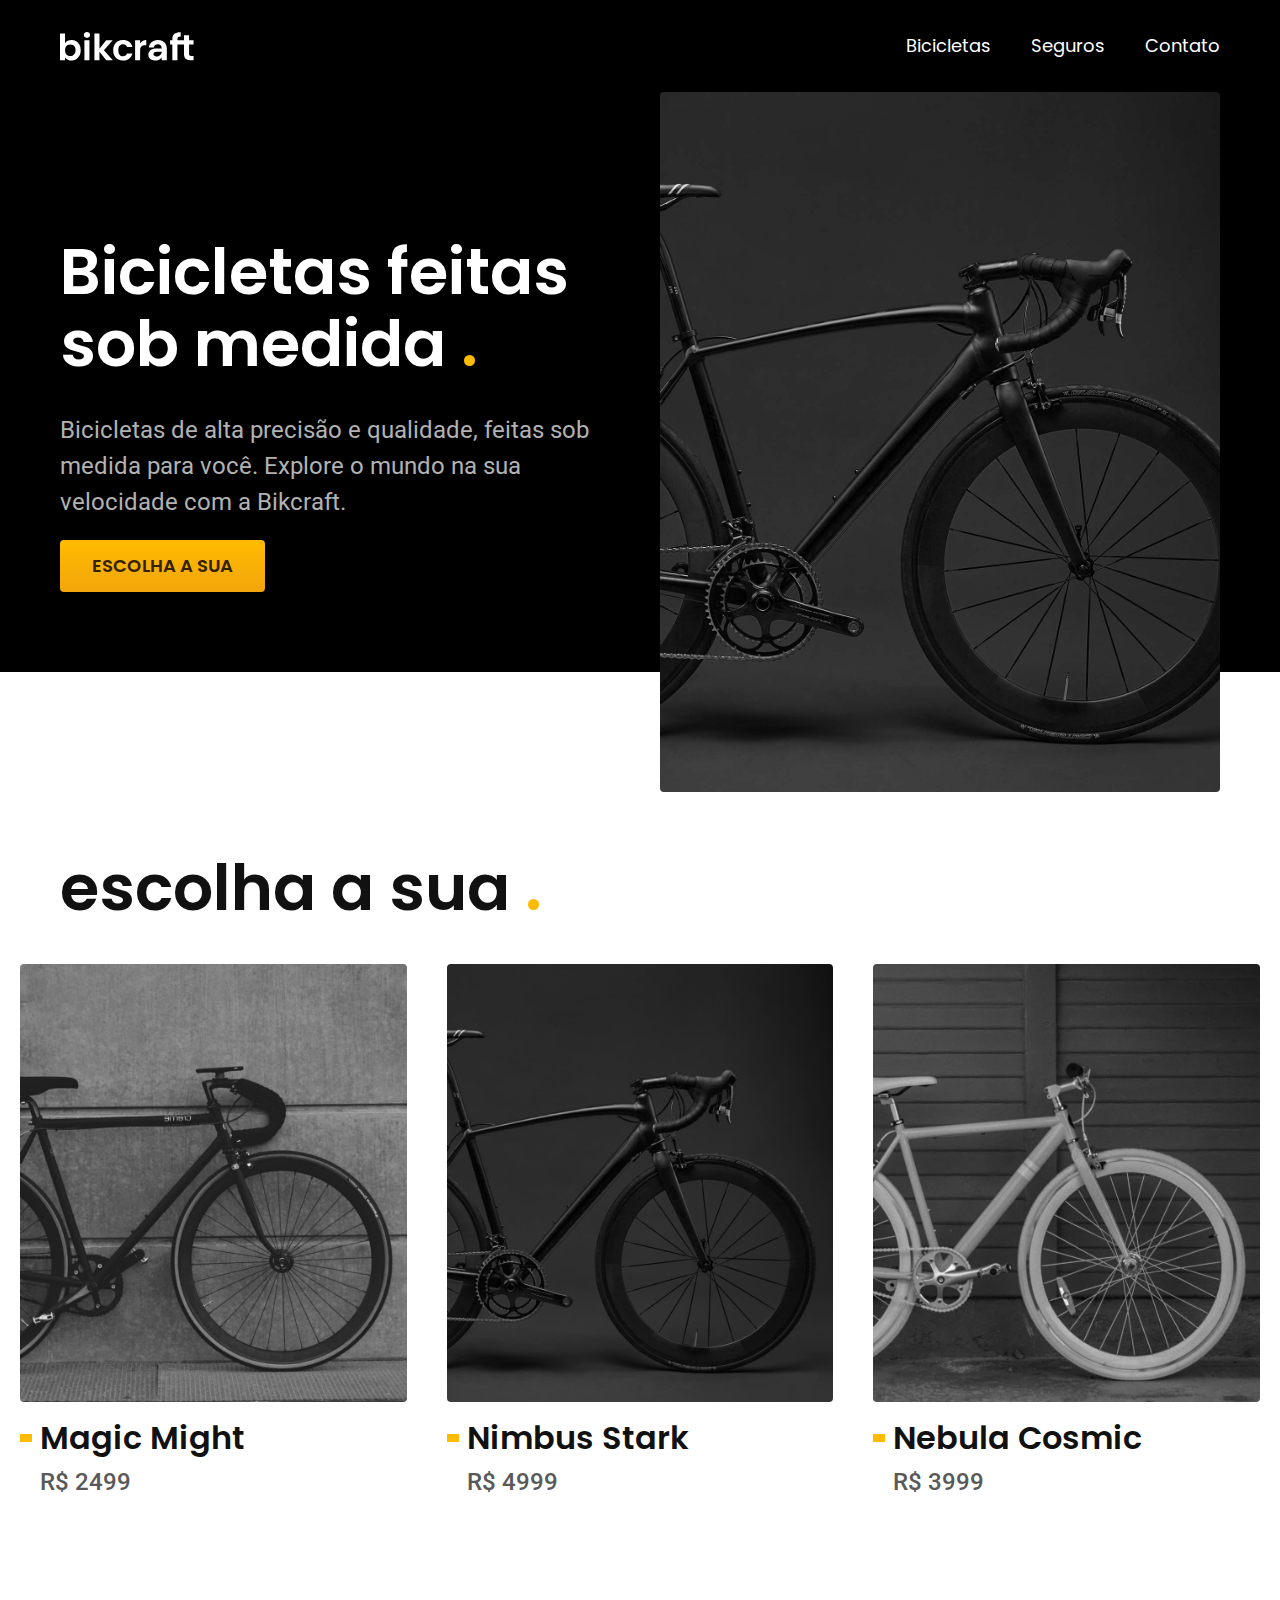
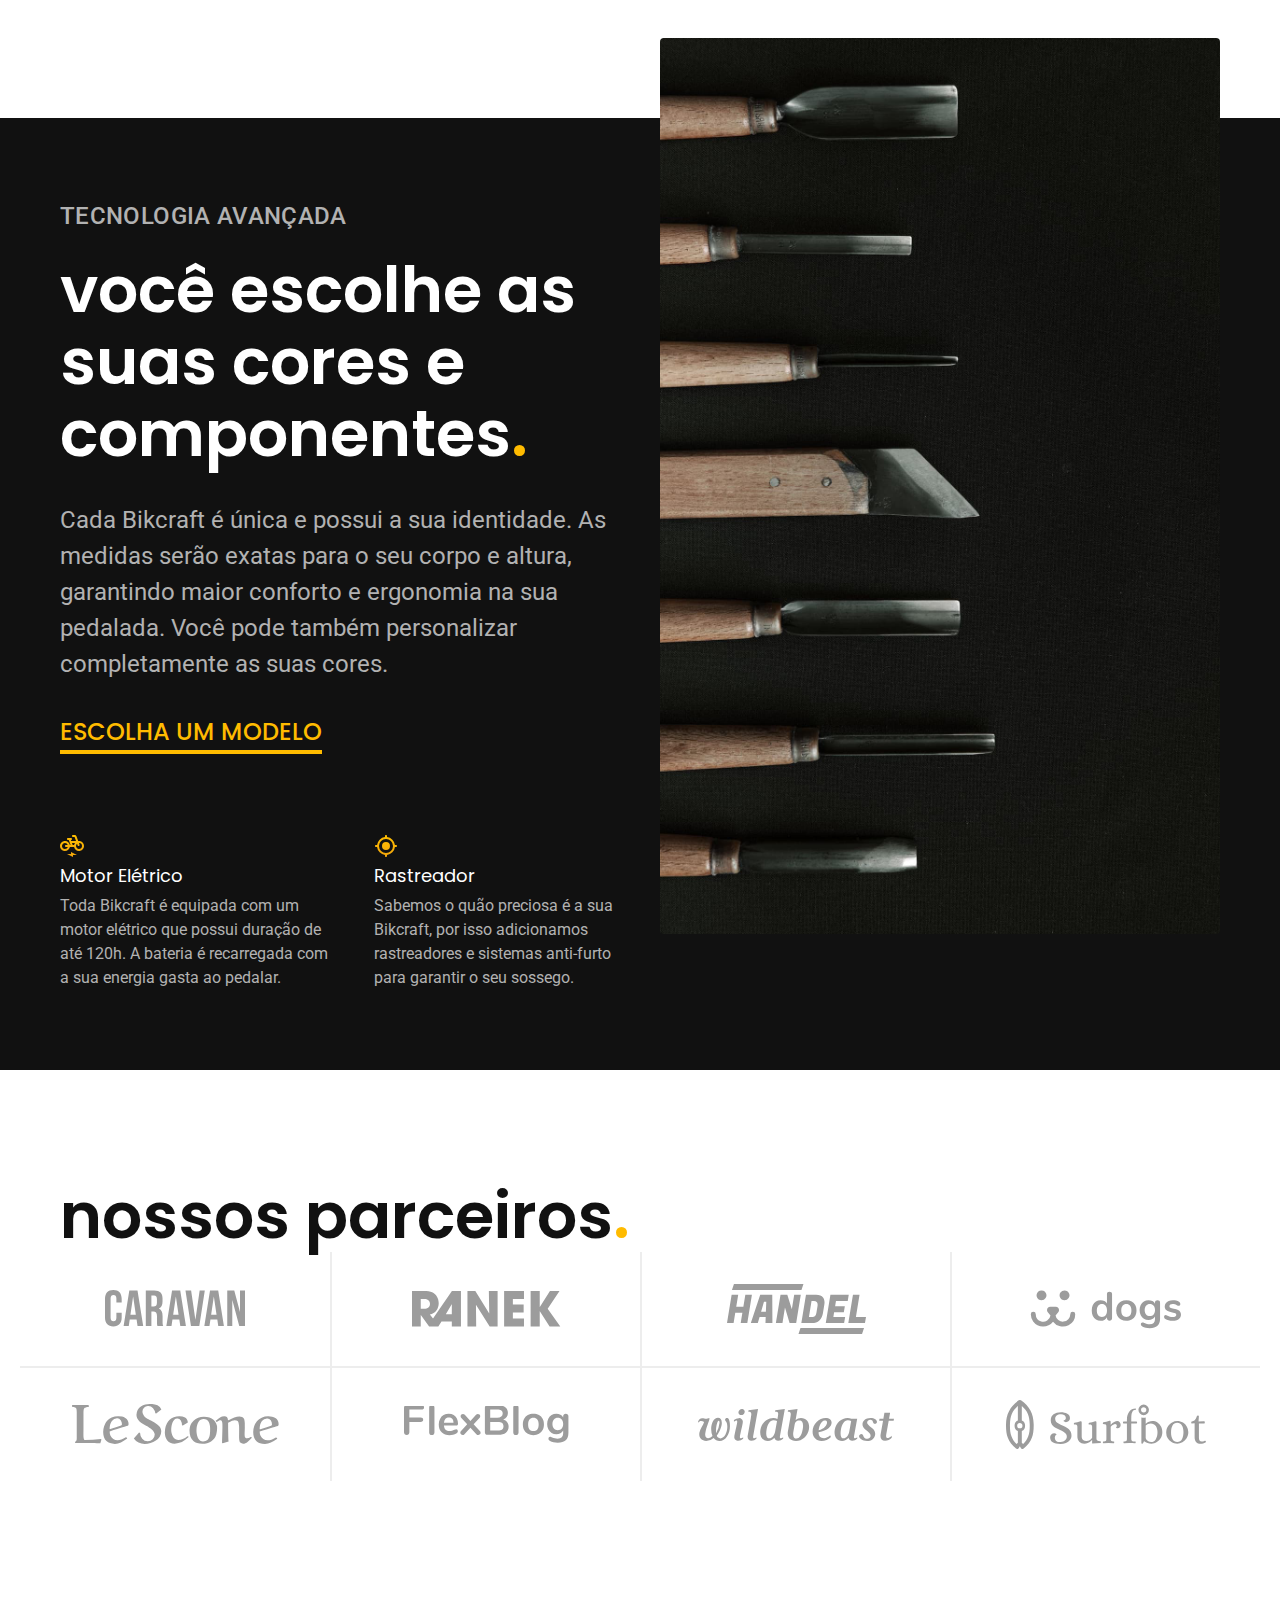
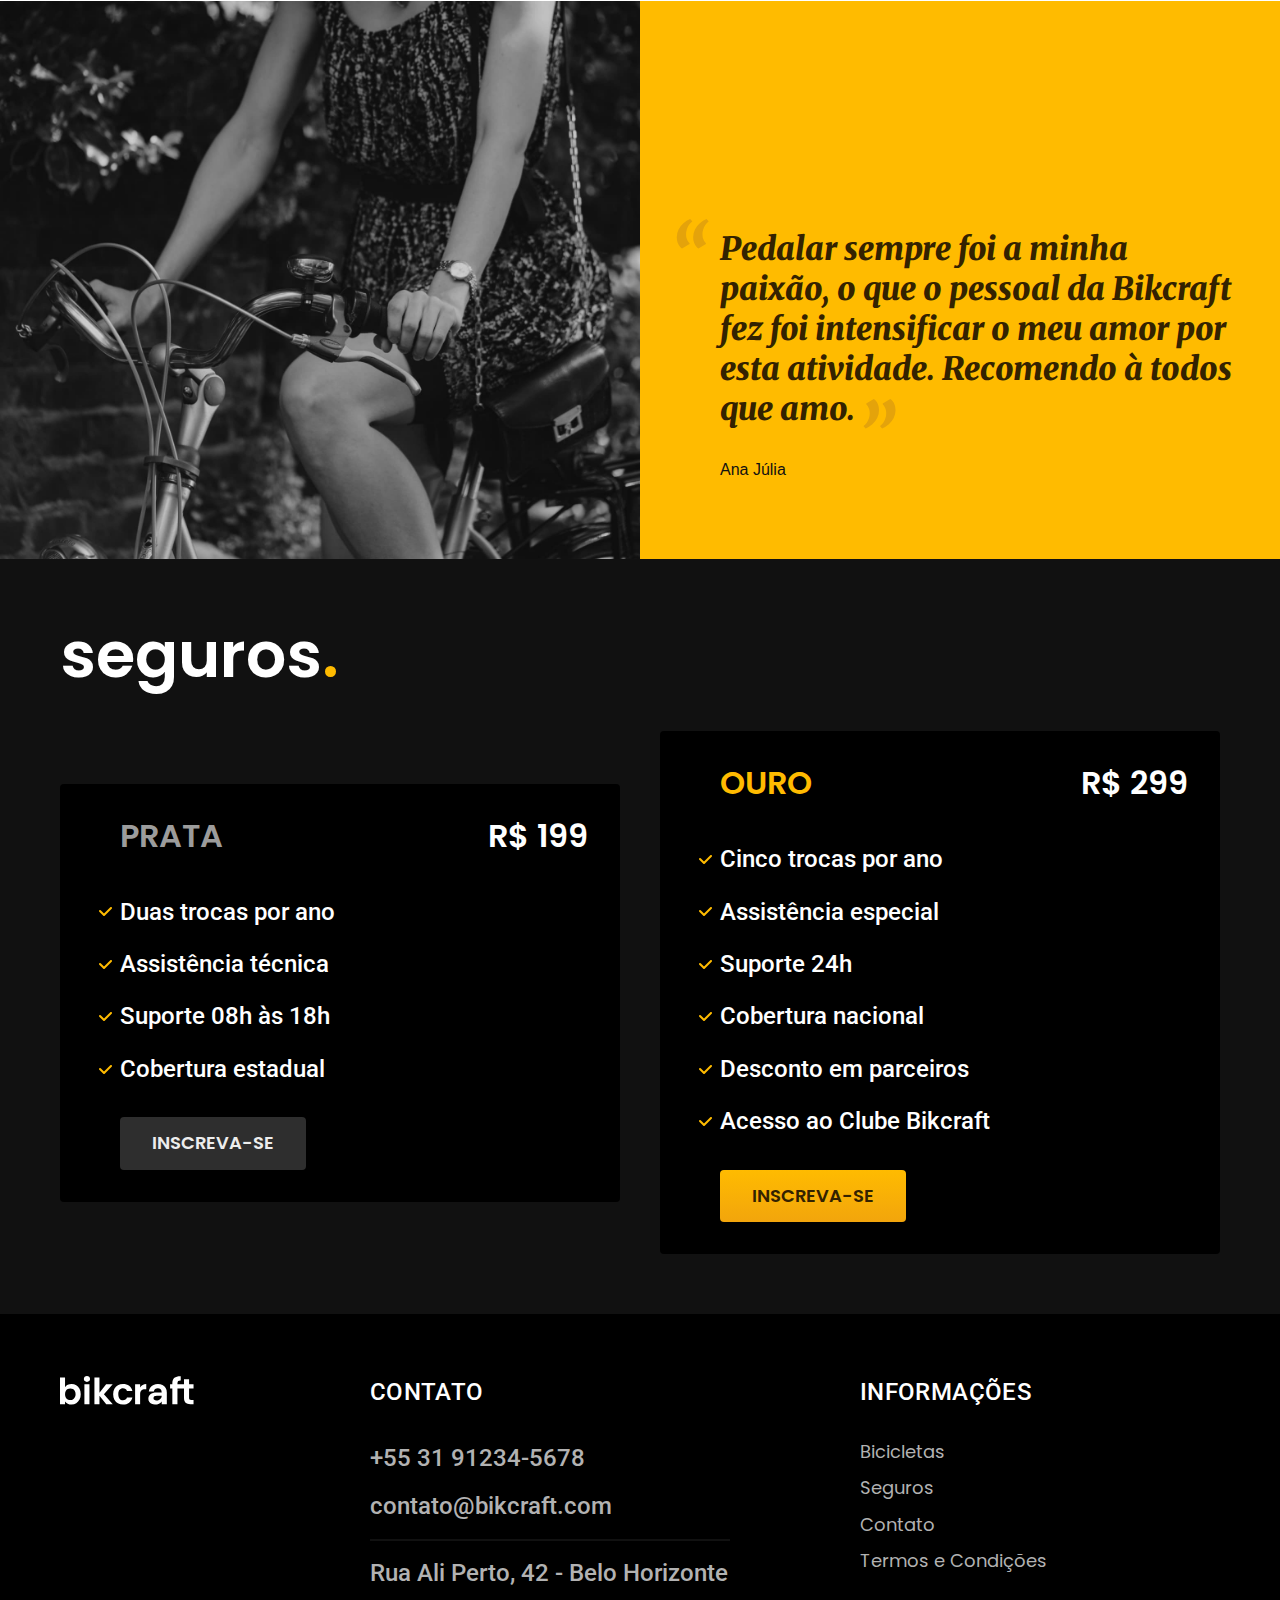
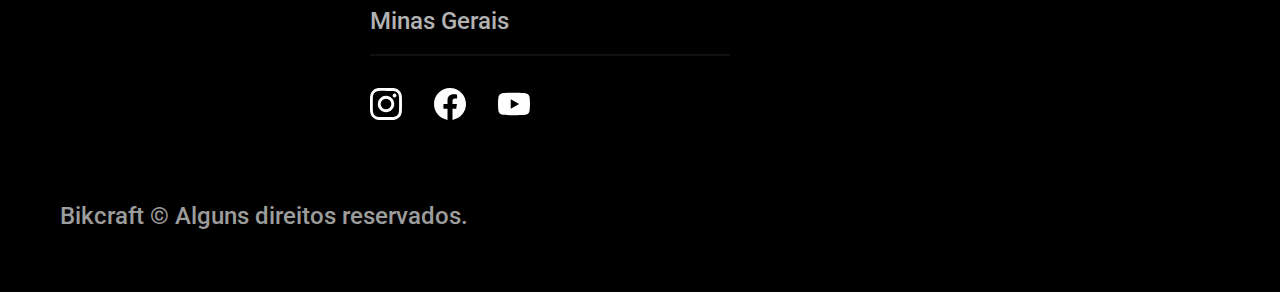
<file: index.html>
<!DOCTYPE html>
<html lang="pt-br">

<head>
  <meta charset="UTF-8">
  <meta http-equiv="X-UA-Compatible" content="IE=edge">
  <meta name="viewport" content="width=device-width, initial-scale=1.0">
  <title>Bikcraft - Bicicletas Elétricas</title>
  <meta name="description" content="Bicicletas elétricas de alta precisão e qualidade, feitas sob medida para você. Explore o mundo na sua velocidade com a Bikcraft.">

  <link rel="preload" href="./css/style.css" as="style">
  <link rel="stylesheet" href="./css/style.css">

  <link rel="preconnect" href="https://fonts.googleapis.com">
  <link rel="preconnect" href="https://fonts.gstatic.com" crossorigin>
  <link href="https://fonts.googleapis.com/css2?family=Merriweather:ital,wght@1,900&family=Poppins:wght@400;600&family=Roboto:wght@400;500&display=swap" rel="stylesheet">

</head>

<body>
  <header class="header-bg">
    <div class="header container">
      <a href="./">
        <img src="./svg-patrocinio/bikcraft.svg" width="136" height="32" alt="bikcraft">
      </a>

      <nav aria-label="primaria">
        <ul class="header-menu font-1-m cor-0">
          <li><a href="./bicicletas.html">Bicicletas</a></li>
          <li><a href="./seguros.html">Seguros</a></li>
          <li><a href="./contato.html">Contato</a></li>
        </ul>
      </nav>
    </div>
  </header>

  <main class="introducao-bg">
    <div class="introducao container">
      <div class="introducao-conteudo">
        <h1 class="font-1-xxl cor-0">Bicicletas feitas sob medida <span class="cor-p1">.</span></h1>
        <p class="font-2-l cor-5">Bicicletas de alta precisão e qualidade, feitas sob medida para você. Explore o mundo na sua velocidade com a Bikcraft.</p>
        <a class="botao" href="./bicicletas.html">Escolha a sua</a>
      </div>
      <picture>
        <source media="(max-width: 800px)" srcset="./img-bicicletas/nimbus.jpg">
        <img src="./img-intro/introducao.jpg" width="1280" height="1600" alt="Bicicleta elétrica preta">
      </picture>
    </div>
  </main>

  <article class="bicicletas-lista">
    <h2 class="container font-1-xxl">escolha a sua <span class="cor-p1">.</span></h2>

    <ul>
      <li>
        <a href="./bicicletas/magic.html">
          <img src="./img-bicicletas/img-bicicletas-home/magic-home.jpg" width="920" height="1040" alt="Bicicleta preta">
          <h3 class="font-1-xl">Magic Might</h3>
          <span class="font-2-m cor-8">R$ 2499</span>
        </a>
      </li>

      <li>
        <a href="./bicicletas/nimbus.html">
          <img src="./img-bicicletas/img-bicicletas-home/nimbus-home.jpg" width="920" height="1040" alt="Bicicleta preta">
          <h3 class="font-1-xl">Nimbus Stark</h3>
          <span class="font-2-m cor-8">R$ 4999</span>
        </a>
      </li>

      <li>
        <a href="./bicicletas/nebula.html">
          <img src="./img-bicicletas/img-bicicletas-home/nebula-home.jpg" width="920" height="1040" alt="Bicicleta preta">
          <h3 class="font-1-xl">Nebula Cosmic</h3>
          <span class="font-2-m cor-8">R$ 3999</span>
        </a>
      </li>
    </ul>
  </article>

  <article class="tecnologia-bg">
    <div class="tecnologia container">
      <div class="tecnologia-conteudo">
        <span class="font-2-l-b cor-5">Tecnologia Avançada</span>
        <h2 class="font-1-xxl cor-0">você escolhe as suas cores e componentes<span class="cor-p1">.</span></h2>
        <p class="font-2-l cor-5">Cada Bikcraft é única e possui a sua identidade. As medidas serão exatas para o seu corpo e altura, garantindo maior conforto e ergonomia na sua pedalada. Você pode também personalizar completamente as suas cores.</p>
        <a class="link" href="./bicicletas.html">Escolha um modelo</a>

        <div class="tecnologia-vantagns">
          <div>
            <img src="./svg-icone-vantagens/eletrica.svg" width="24" height="24" alt="">
            <h3 class="font-1-m cor-0">Motor Elétrico</h3>
            <p class="font-2-s cor-5">Toda Bikcraft é equipada com um motor elétrico que possui duração de até 120h. A bateria é recarregada com a sua energia gasta ao pedalar.</p>
          </div>
          <div>
            <img src="./svg-icone-vantagens/rastreador.svg" width="24" height="24" alt="">
            <h3 class="font-1-m cor-0">Rastreador</h3>
            <p class="font-2-s cor-5">Sabemos o quão preciosa é a sua Bikcraft, por isso adicionamos rastreadores e sistemas anti-furto para garantir o seu sossego.</p>
          </div>
        </div>
      </div>

      <div class="tecnologia-imagem">
        <img src="./img-intro/tecnologia.jpg" width="1200" height="1920" alt="">
      </div>
    </div>
  </article>

  <section class="parceiros" aria-label="nossos parceiros">
    <h2 class="container font-1-xxl">nossos parceiros<span class="cor-p1">.</span></h2>
    <ul>
      <li><img src="./svg-patrocinio/caravan.svg" width="140" height="38" alt="caravan"></li>
      <li><img src="./svg-patrocinio/ranek.svg" width="149" height="36" alt="ranek"></li>
      <li><img src="./svg-patrocinio/handel.svg" width="139" height="50" alt="handel"></li>
      <li><img src="./svg-patrocinio/dogs.svg" width="152" height="39" alt="dogs"></li>
      <li><img src="./svg-patrocinio/lescone.svg" width="208" height="41" alt="lescone"></li>
      <li><img src="./svg-patrocinio/flexblog.svg" width="165" height="38" alt="flexblog"></li>
      <li><img src="./svg-patrocinio/wildbeast.svg" width="196" height="34" alt="wildbeast"></li>
      <li><img src="./svg-patrocinio/surfbot.svg" width="200" height="49" alt="surfbot"></li>
    </ul>
  </section>

  <section class="depoimento" aria-label="depoimento">
    <div>
      <img src="./img-intro/depoimento.jpg" width="1560" height="1360" alt="pesso pedalando uma bicicleta bikcraft">
    </div>

    <div class="depoimento-conteudo">
      <blockquote class="font-1-xl cor-p5">
        <p>Pedalar sempre foi a minha paixão, o que o pessoal da Bikcraft fez foi intensificar o meu amor por esta atividade. Recomendo à todos que amo.</p>
      </blockquote>
      <span font-1-m-b cor-p4>Ana Júlia</span>
    </div>
  </section>

  <article class="seguros-bg">
    <div class="seguros container">
      <h2 class="font-1-xxl cor-0">seguros<span class="cor-p1">.</span></h2>
      <div class="seguros-item">
        <h3 class="font-1-xl cor-6">PRATA</h3>
        <span class="font-1-xl cor-0">R$ 199 <span class=" font-1-xs cor-6>mensal"></span></span>
        <ul class="font-2-m cor-0">
          <li>Duas trocas por ano</li>
          <li>Assistência técnica</li>
          <li>Suporte 08h às 18h</li>
          <li>Cobertura estadual</li>
        </ul>
        <a class="botao secundario" href="./orcamento.html">Inscreva-se</a>
      </div>

      <div class="seguros-item">
        <h3 class="font-1-xl cor-p1">OURO</h3>
        <span class="font-1-xl cor-0">R$ 299 <span class=" font-1-xs cor-6>mensal"></span></span>
        <ul class="font-2-m cor-0">
          <li>Cinco trocas por ano</li>
          <li>Assistência especial</li>
          <li>Suporte 24h</li>
          <li>Cobertura nacional</li>
          <li>Desconto em parceiros</li>
          <li>Acesso ao Clube Bikcraft</li>
        </ul>
        <a class="botao" href="./orcamento.html">Inscreva-se</a>
      </div>
    </div>
  </article>

  <footer class="footer-bg">
    <div class="footer container">
      <img src="./svg-patrocinio/bikcraft.svg" width="136" height="32" alt="Bikcraft">
      <div class="footer-contato">
        <h3 class="font-2-l-b cor-0">Contato </h3>
        <ul class="cor-5 font-2-m">
          <li><a href="tell:+5531912345678">+55 31 91234-5678</a></li>
          <li><a href="mailto:contato@bikcraft.com">contato@bikcraft.com</a></li>
          <li>Rua Ali Perto, 42 - Belo Horizonte</li>
          <li>Minas Gerais</li>
        </ul>
        <div class="footer-redes">
          <a href="./">
            <img src="./svg-icone-info/instagram.svg" width="32" height="32" alt="Instagram">
          </a>
          <a href=" ./">
            <img src="./svg-icone-info/facebook.svg" width="32" height="32" alt="Facebook">
          </a>
          <a href=" ./">
            <img src="./svg-icone-info/youtube.svg" width="32" height="32" alt="YouTube">
          </a>
        </div>
      </div>
      <div class="footer-informacoes">
        <h3 class="font-2-l-b cor-0">Informações</h3>
        <nav>
          <ul class="font-1-m cor-5">
            <li><a href="./bicicletas.html">Bicicletas</a></li>
            <li><a href="./seguros.html">Seguros</a></li>
            <li><a href="./contato.html">Contato</a></li>
            <li><a href="./termos.html">Termos e Condições</a></li>
          </ul>
        </nav>
      </div>
      <p class="footer-copy font-2-m cor-6">Bikcraft © Alguns direitos reservados.</p>
    </div>
  </footer>

</body>

</html>
</file>
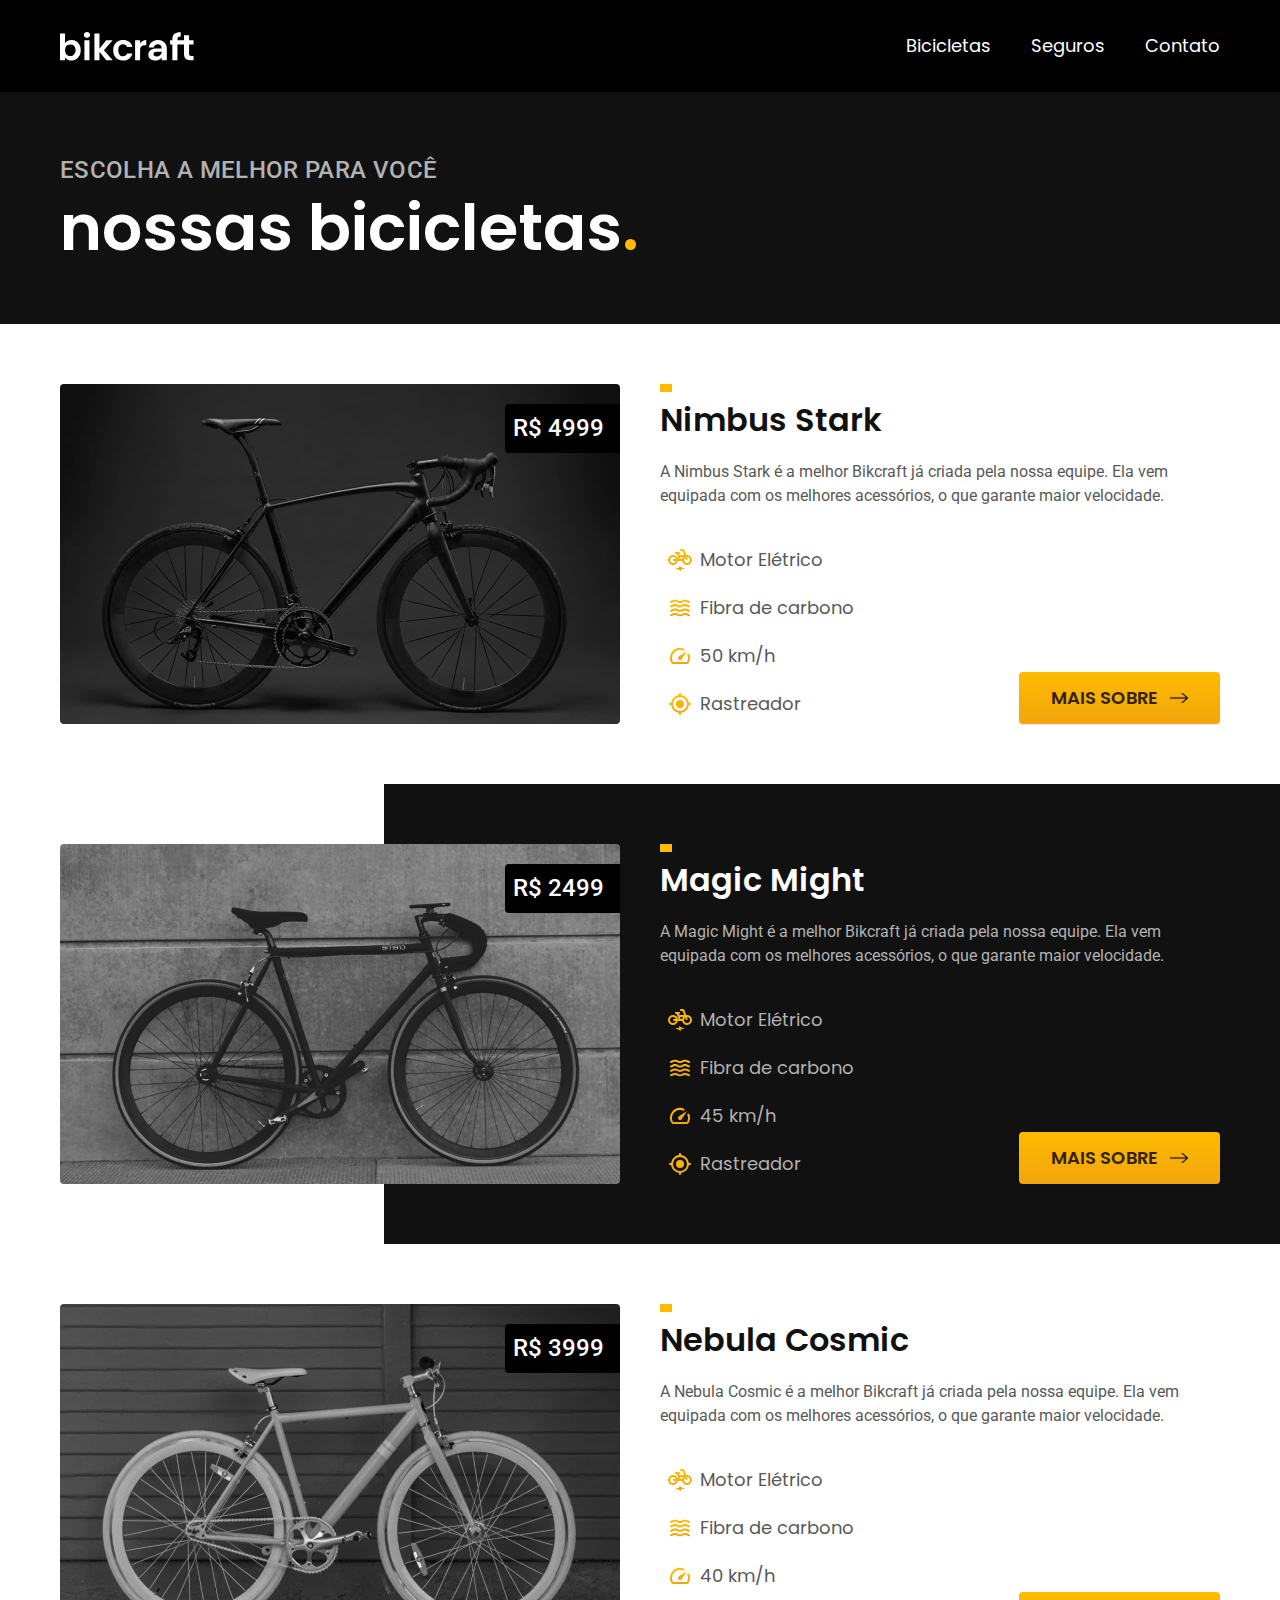
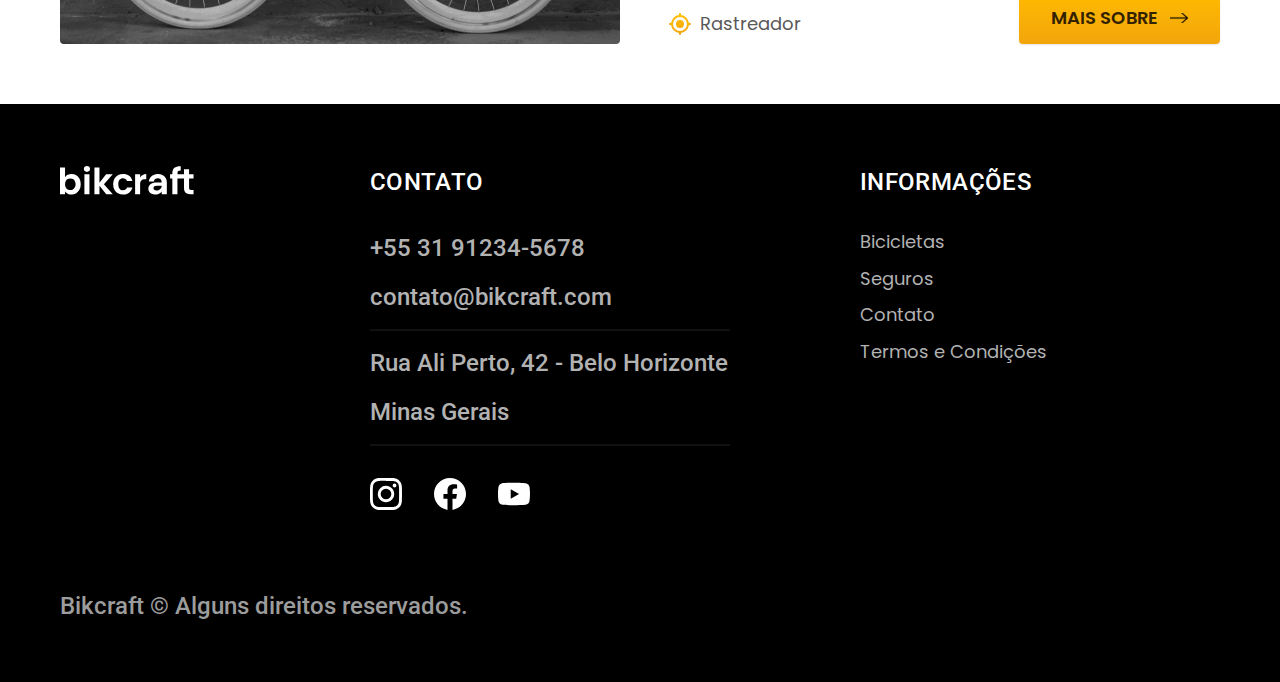
<file: bicicletas.html>
<!DOCTYPE html>
<html lang="pt-br">

<head>
  <meta charset="UTF-8">
  <meta http-equiv="X-UA-Compatible" content="IE=edge">
  <meta name="viewport" content="width=device-width, initial-scale=1.0">
  <title>Bicicletas | Bikcraft</title>
  <meta name="description" content="Bicicletas.">

  <link rel="preload" href="./css/style.css" as="style">
  <link rel="stylesheet" href="./css/style.css">

  <link rel="preconnect" href="https://fonts.googleapis.com">
  <link rel="preconnect" href="https://fonts.gstatic.com" crossorigin>
  <link href="https://fonts.googleapis.com/css2?family=Merriweather:ital,wght@1,900&family=Poppins:wght@400;600&family=Roboto:wght@400;500&display=swap" rel="stylesheet">

</head>

<body id="bicicletas">
  <header class="header-bg">
    <div class="header container">
      <a href="./">
        <img src="./svg-patrocinio/bikcraft.svg" width="136" height="32" alt="bikcraft">
      </a>

      <nav aria-label="primaria">
        <ul class="header-menu font-1-m cor-0">
          <li><a href="./bicicletas.html">Bicicletas</a></li>
          <li><a href="./seguros.html">Seguros</a></li>
          <li><a href="./contato.html">Contato</a></li>
        </ul>
      </nav>
    </div>
  </header>

  <main>
    <div class="titulo-bg">
      <div class="titulo container">
        <p class="font-2-l-b cor-5">Escolha a melhor para você</p>
        <h1 class="font-1-xxl cor-0">nossas bicicletas<span class="cor-p1">.</span></h1>
      </div>
    </div>


    <div class="bicicletas container">
      <div class="bicicletas-imagem">
        <img src="./img-bicicletas/nimbus.jpg" width="1120" height="680" alt="Bicicleta preta">
        <span class="font-2-m cor-0">R$ 4999</span>
      </div>
      <div class="bicicletas-conteudo">
        <h2 class="font-1-xl">Nimbus Stark</h2>
        <p class="font-2-s cor-8">A Nimbus Stark é a melhor Bikcraft já criada pela nossa equipe. Ela vem equipada com os melhores acessórios, o que garante maior velocidade.</p>
        <ul class="font-1-m cor-8">
          <li><img src="./svg-icone-vantagens/eletrica.svg" width="24" height="24" alt="">Motor Elétrico</li>

          <li><img src="./svg-icone-vantagens/carbono.svg" width="24" height="24" alt="">Fibra de carbono</li>

          <li><img src="./svg-icone-vantagens/velocidade.svg" width="24" height="24" alt="">50 km/h</li>

          <li><img src="./svg-icone-vantagens/rastreador.svg" width="24" height="24" alt="">Rastreador</li>
        </ul>

        <a class="botao seta" href="./bicicletas/nimbus.html">Mais Sobre</a>

      </div>
    </div>


    <div class="bicicletas-bg">
      <div class="bicicletas container">
        <div class="bicicletas-imagem">
          <img src="./img-bicicletas/magic.jpg" width="1120" height="680" alt="Bicicleta preta">
          <span class="font-2-m cor-0">R$ 2499</span>
        </div>
        <div class="bicicletas-conteudo">
          <h2 class="font-1-xl cor-0">Magic Might</h2>
          <p class="font-2-s cor-5">A Magic Might é a melhor Bikcraft já criada pela nossa equipe. Ela vem equipada com os melhores acessórios, o que garante maior velocidade.</p>
          <ul class="font-1-m cor-5">
            <li><img src="./svg-icone-vantagens/eletrica.svg" width="24" height="24" alt="">Motor Elétrico</li>

            <li><img src="./svg-icone-vantagens/carbono.svg" width="24" height="24" alt="">Fibra de carbono</li>

            <li><img src="./svg-icone-vantagens/velocidade.svg" width="24" height="24" alt="">45 km/h</li>

            <li><img src="./svg-icone-vantagens/rastreador.svg" width="24" height="24" alt="">Rastreador</li>
          </ul>

          <a class="botao seta" href="./bicicletas/magic.html">Mais Sobre</a>

        </div>
      </div>
    </div>




    <div class="bicicletas container">
      <div class="bicicletas-imagem">
        <img src="./img-bicicletas/nebula.jpg" width="1120" height="680" alt="Bicicleta preta">
        <span class="font-2-m cor-0">R$ 3999</span>
      </div>
      <div class="bicicletas-conteudo">
        <h2 class="font-1-xl">Nebula Cosmic</h2>
        <p class="font-2-s cor-8">A Nebula Cosmic é a melhor Bikcraft já criada pela nossa equipe. Ela vem equipada com os melhores acessórios, o que garante maior velocidade.</p>
        <ul class="font-1-m cor-8">
          <li><img src="./svg-icone-vantagens/eletrica.svg" width="24" height="24" alt="">Motor Elétrico</li>

          <li><img src="./svg-icone-vantagens/carbono.svg" width="24" height="24" alt="">Fibra de carbono</li>

          <li><img src="./svg-icone-vantagens/velocidade.svg" width="24" height="24" alt="">40 km/h</li>

          <li><img src="./svg-icone-vantagens/rastreador.svg" width="24" height="24" alt="">Rastreador</li>
        </ul>

        <a class="botao seta" href="./bicicletas/nebula.html">Mais Sobre</a>

      </div>

    </div>


  </main>

  <footer class="footer-bg">
    <div class="footer container">
      <img src="./svg-patrocinio/bikcraft.svg" width="136" height="32" alt="Bikcraft">
      <div class="footer-contato">
        <h3 class="font-2-l-b cor-0">Contato </h3>
        <ul class="cor-5 font-2-m">
          <li><a href="tell:+5531912345678">+55 31 91234-5678</a></li>
          <li><a href="mailto:contato@bikcraft.com">contato@bikcraft.com</a></li>
          <li>Rua Ali Perto, 42 - Belo Horizonte</li>
          <li>Minas Gerais</li>
        </ul>
        <div class="footer-redes">
          <a href="./">
            <img src="./svg-icone-info/instagram.svg" width="32" height="32" alt="Instagram">
          </a>
          <a href=" ./">
            <img src="./svg-icone-info/facebook.svg" width="32" height="32" alt="Facebook">
          </a>
          <a href=" ./">
            <img src="./svg-icone-info/youtube.svg" width="32" height="32" alt="YouTube">
          </a>
        </div>
      </div>
      <div class="footer-informacoes">
        <h3 class="font-2-l-b cor-0">Informações</h3>
        <nav>
          <ul class="font-1-m cor-5">
            <li><a href="./bicicletas.html">Bicicletas</a></li>
            <li><a href="./seguros.html">Seguros</a></li>
            <li><a href="./contato.html">Contato</a></li>
            <li><a href="./termos.html">Termos e Condições</a></li>
          </ul>
        </nav>
      </div>
      <p class="footer-copy font-2-m cor-6">Bikcraft © Alguns direitos reservados.</p>
    </div>
  </footer>

</body>

</html>
</file>
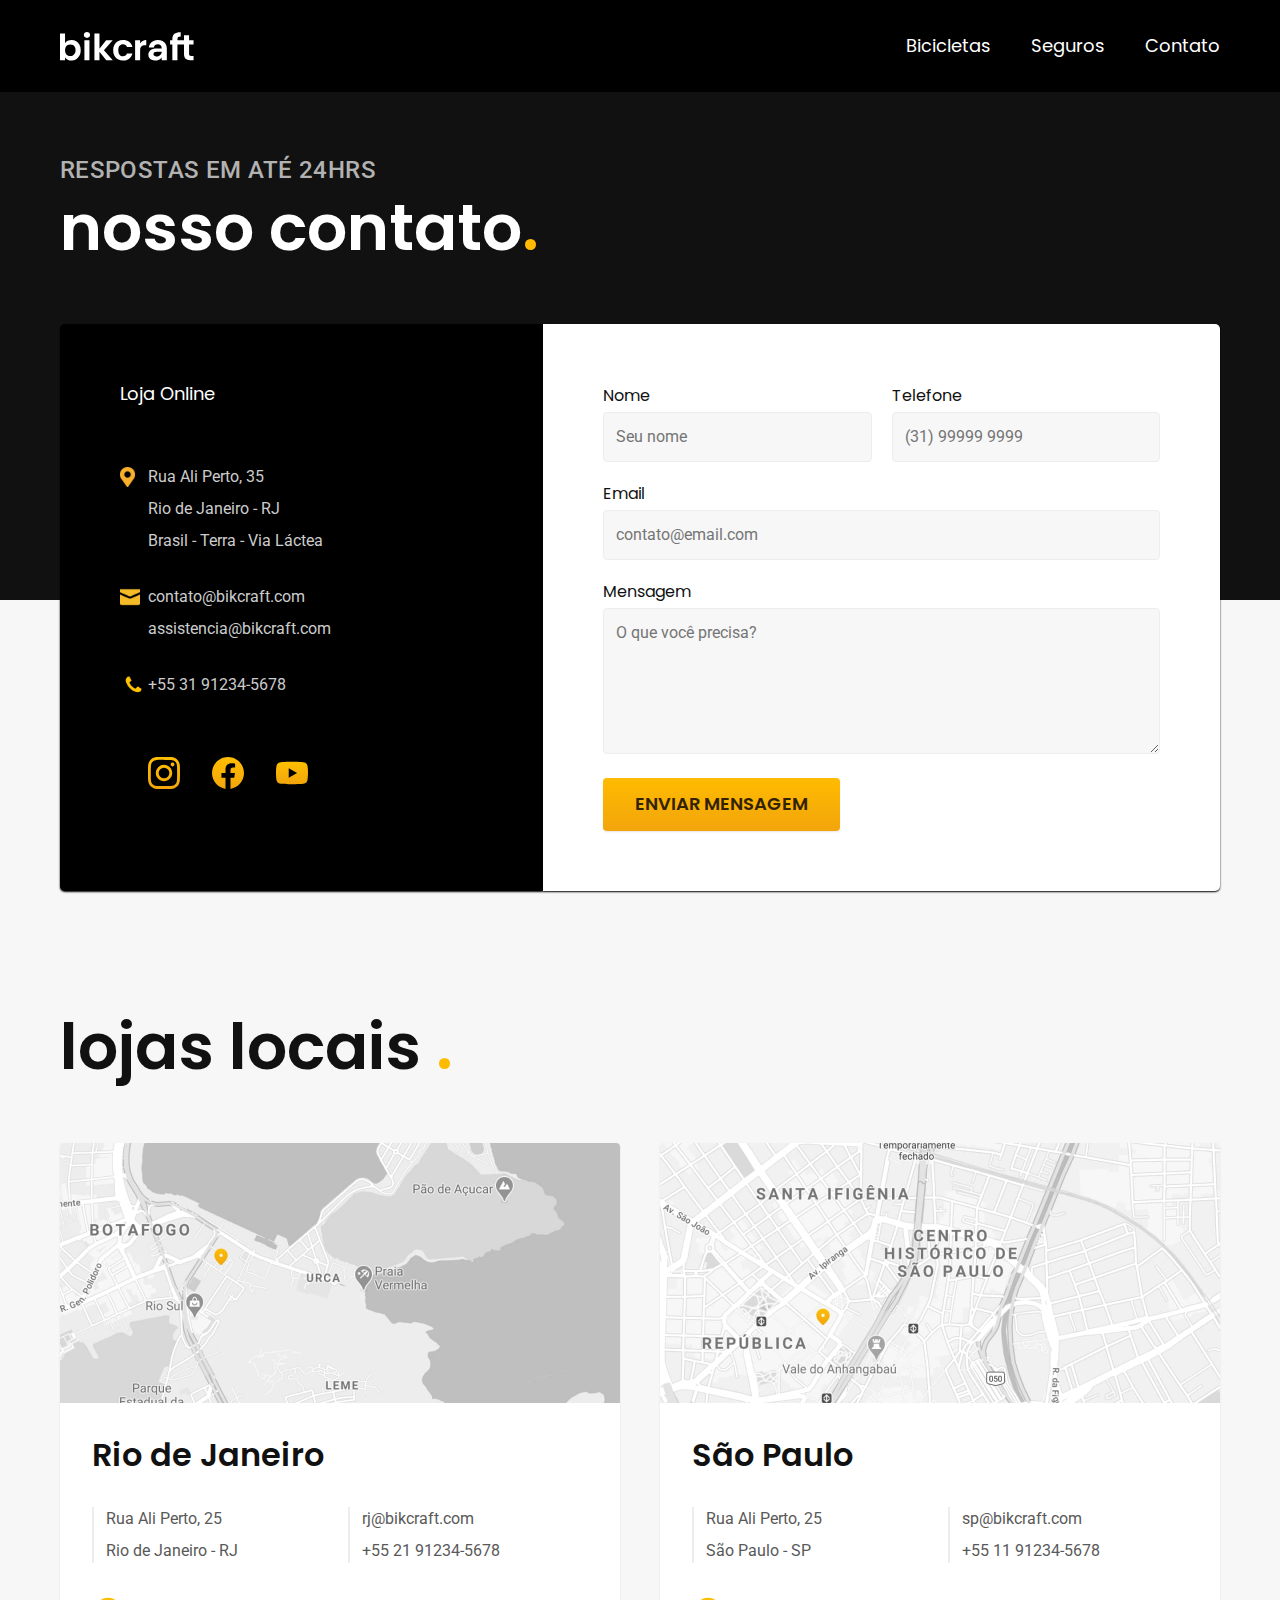
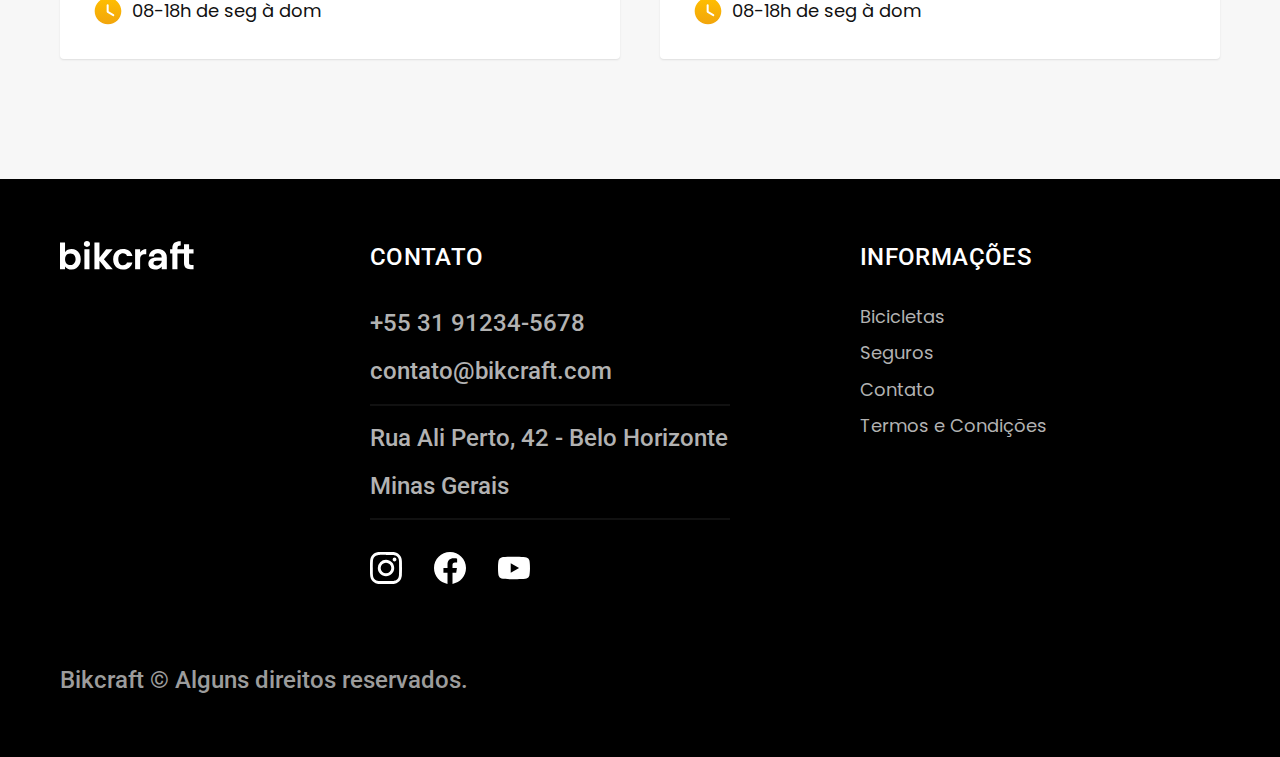
<file: contato.html>
<!DOCTYPE html>
<html lang="pt-br">

<head>
  <meta charset="UTF-8">
  <meta http-equiv="X-UA-Compatible" content="IE=edge">
  <meta name="viewport" content="width=device-width, initial-scale=1.0">
  <title>Contato | Bikcraft</title>
  <meta name="description" content="Termos e condições.">

  <link rel="preload" href="./css/style.css" as="style">
  <link rel="stylesheet" href="./css/style.css">

  <link rel="preconnect" href="https://fonts.googleapis.com">
  <link rel="preconnect" href="https://fonts.gstatic.com" crossorigin>
  <link href="https://fonts.googleapis.com/css2?family=Merriweather:ital,wght@1,900&family=Poppins:wght@400;600&family=Roboto:wght@400;500&display=swap" rel="stylesheet">

</head>

<body id="contato">
  <header class="header-bg">
    <div class="header container">
      <a href="./">
        <img src="./svg-patrocinio/bikcraft.svg" width="136" height="32" alt="bikcraft">
      </a>

      <nav aria-label="primaria">
        <ul class="header-menu font-1-m cor-0">
          <li><a href="./bicicletas.html">Bicicletas</a></li>
          <li><a href="./seguros.html">Seguros</a></li>
          <li><a href="./contato.html">Contato</a></li>
        </ul>
      </nav>
    </div>
  </header>

  <main>
    <div class="titulo-bg">
      <div class="titulo container">
        <p class="font-2-l-b cor-5">Respostas em até 24hrs</p>
        <h1 class="font-1-xxl cor-0">nosso contato<span class="cor-p1">.</span></h1>
      </div>
    </div>

    <div class="contato container">
      <section class="contato-dados" aria-label="Endereço">
        <h2 class="font-1-m cor-0">Loja Online</h2>
        <div class="contato-endereco font-2-s cor-4">
          <p>Rua Ali Perto, 35</p>
          <p>Rio de Janeiro - RJ</p>
          <p>Brasil - Terra - Via Láctea</p>
        </div>
        <address class="contato-meios font-2-s cor-4">
          <a href="mailto:contato@bikcraft.com">contato@bikcraft.com</a>
          <a href="mailto:assistencia@bikcraft.com">assistencia@bikcraft.com</a>
          <a href="tell:+5531912345678">+55 31 91234-5678</a>
        </address>
        <div class="contato-redes">
          <a href="./">
            <img src="./svg-icone-info/instagram-p.svg" width="32" height="32" alt="Instagram">
          </a>
          <a href=" ./">
            <img src="./svg-icone-info/facebook-p.svg" width="32" height="32" alt="Facebook">
          </a>
          <a href=" ./">
            <img src="./svg-icone-info/youtube-p.svg" width="32" height="32" alt="YouTube">
          </a>
        </div>
      </section>
      <section class="contato-formulario" aria-label="Formulário">
        <form class="form" action="./contato.html">
          <div>
            <label for="nome">Nome</label>
            <input type="text" id="nome" name="nome" placeholder="Seu nome">
          </div>
          <div>
            <label for="telefone">Telefone</label>
            <input type="text" id="telefone" name="telefone" placeholder="(31) 99999 9999">
          </div>
          <div class="col-2">
            <label for="email">Email</label>
            <input type="text" id="email" name="email" placeholder="contato@email.com">
          </div>
          <div class="col-2">
            <label for="mensagem">Mensagem</label>
            <textarea rows="5" id="mensagem" name="mensagem" placeholder="O que você precisa?"></textarea>
          </div>
          <button class="botao col-2">Enviar Mensagem</button>
        </form>
      </section>
    </div>
  </main>

  <article class="lojas container">
    <h2 class="font-1-xxl">lojas locais <span class="cor-p1">.</span></h2>
    <div class="lojas-item">
      <img src="./img-mapa/rj.jpg" width="1120" height="520" alt="mapa marcando o endereço em Rua Ali Perto, 25 - Rio de Janeiro - RJ">
      <div class="lojas-conteudo">
        <h3 class="font-1-xl">Rio de Janeiro</h3>
        <div class="lojas-dados font-2-s cor-8">
          <p>Rua Ali Perto, 25</p>
          <p>Rio de Janeiro - RJ</p>
        </div>
        <div class="lojas-dados font-2-s cor-8">
          <a href="mailto:rj@bikcraft.com">rj@bikcraft.com</a>
          <a href="tell:+5531912345678">+55 21 91234-5678</a>
        </div>
        <p class="lojas-tempo font-1-m"><img src="./svg-icone/horario.svg" width="32" height="32" alt="">08-18h de seg à dom</p>
      </div>
    </div>

    <div class="lojas-item">
      <img src="./img-mapa/sp.jpg" width="1120" height="520" alt="mapa marcando o endereço em Rua Ali Perto, 25 - São Paulo - SP">
      <div class="lojas-conteudo">
        <h3 class="font-1-xl">São Paulo</h3>

        <div class="lojas-dados font-2-s cor-8">
          <p>Rua Ali Perto, 25</p>
          <p>São Paulo - SP</p>
        </div>
        <div class="lojas-dados font-2-s cor-8">
          <a href="mailto:sp@bikcraft.com">sp@bikcraft.com</a>
          <a href="tell:+5531912345678">+55 11 91234-5678</a>
        </div>
        <p class="lojas-tempo font-1-m"><img src="./svg-icone/horario.svg" width="32" height="32" alt="">08-18h de seg à dom</p>
      </div>
    </div>
  </article>

  <footer class="footer-bg">
    <div class="footer container">
      <img src="./svg-patrocinio/bikcraft.svg" width="136" height="32" alt="Bikcraft">
      <div class="footer-contato">
        <h3 class="font-2-l-b cor-0">Contato </h3>
        <ul class="cor-5 font-2-m">
          <li><a href="tell:+5531912345678">+55 31 91234-5678</a></li>
          <li><a href="mailto:contato@bikcraft.com">contato@bikcraft.com</a></li>
          <li>Rua Ali Perto, 42 - Belo Horizonte</li>
          <li>Minas Gerais</li>
        </ul>
        <div class="footer-redes">
          <a href="./">
            <img src="./svg-icone-info/instagram.svg" width="32" height="32" alt="Instagram">
          </a>
          <a href=" ./">
            <img src="./svg-icone-info/facebook.svg" width="32" height="32" alt="Facebook">
          </a>
          <a href=" ./">
            <img src="./svg-icone-info/youtube.svg" width="32" height="32" alt="YouTube">
          </a>
        </div>
      </div>
      <div class="footer-informacoes">
        <h3 class="font-2-l-b cor-0">Informações</h3>
        <nav>
          <ul class="font-1-m cor-5">
            <li><a href="./bicicletas.html">Bicicletas</a></li>
            <li><a href="./seguros.html">Seguros</a></li>
            <li><a href="./contato.html">Contato</a></li>
            <li><a href="./termos.html">Termos e Condições</a></li>
          </ul>
        </nav>
      </div>
      <p class="footer-copy font-2-m cor-6">Bikcraft © Alguns direitos reservados.</p>
    </div>
  </footer>

</body>

</html>
</file>
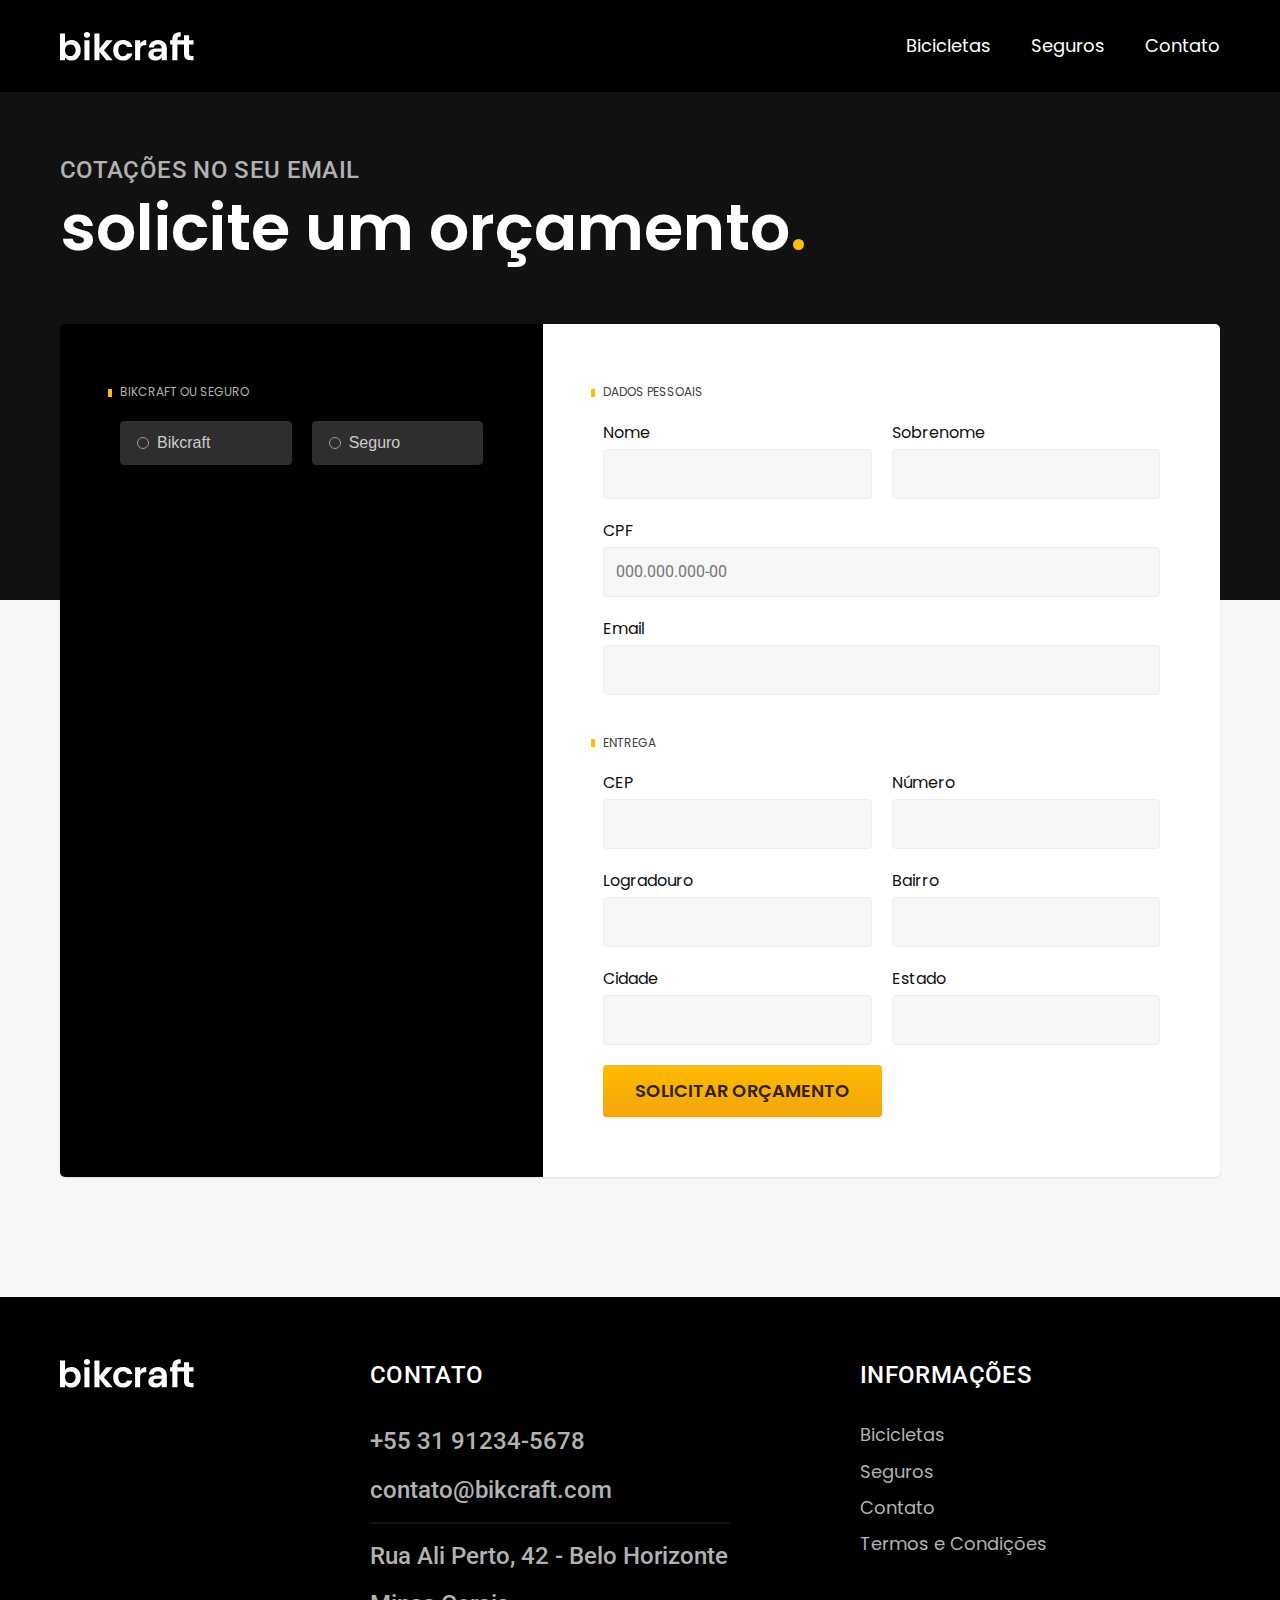
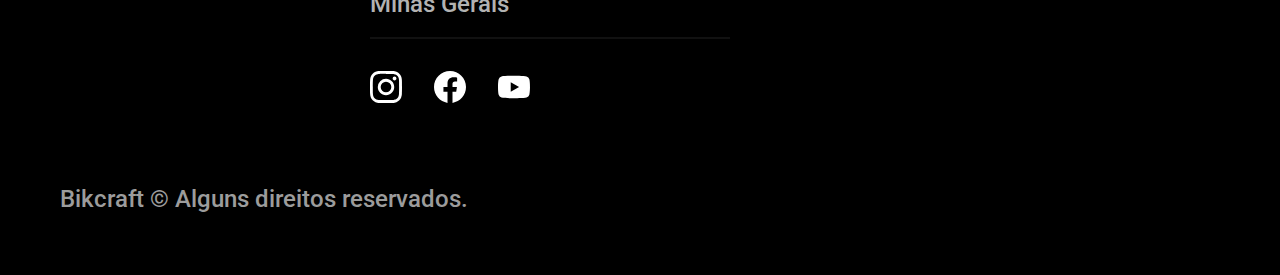
<file: orcamento.html>
<!DOCTYPE html>
<html lang="pt-br">

<head>
  <meta charset="UTF-8">
  <meta http-equiv="X-UA-Compatible" content="IE=edge">
  <meta name="viewport" content="width=device-width, initial-scale=1.0">
  <title>Orçamento | Bikcraft</title>
  <meta name="description" content="Orçamento.">

  <link rel="preload" href="./css/style.css" as="style">
  <link rel="stylesheet" href="./css/style.css">

  <link rel="preconnect" href="https://fonts.googleapis.com">
  <link rel="preconnect" href="https://fonts.gstatic.com" crossorigin>
  <link href="https://fonts.googleapis.com/css2?family=Merriweather:ital,wght@1,900&family=Poppins:wght@400;600&family=Roboto:wght@400;500&display=swap" rel="stylesheet">

</head>

<body id="orcamento">
  <header class="header-bg">
    <div class="header container">
      <a href="./">
        <img src="./svg-patrocinio/bikcraft.svg" width="136" height="32" alt="bikcraft">
      </a>

      <nav aria-label="primaria">
        <ul class="header-menu font-1-m cor-0">
          <li><a href="./bicicletas.html">Bicicletas</a></li>
          <li><a href="./seguros.html">Seguros</a></li>
          <li><a href="./contato.html">Contato</a></li>
        </ul>
      </nav>
    </div>
  </header>

  <main>
    <div class="titulo-bg">
      <div class="titulo container">
        <p class="font-2-l-b cor-5">Cotações no seu email</p>
        <h1 class="font-1-xxl cor-0">solicite um orçamento<span class="cor-p1">.</span></h1>
      </div>
    </div>

    <form class="orcamento container" action="./">
      <div class="orcamento-produto">
        <h2 class="font-1-xs cor-5">Bikcraft ou Seguro</h2>

        <input type="radio" name="tipo" value="bikcraft" id="bikcraft">
        <label for="bikcraft">Bikcraft</label>

        <input type="radio" name="tipo" value="seguro" id="seguro">
        <label for="seguro">Seguro</label>

        <div class="orcamento-conteudo" id="orcamento-bikcraft">
          <h2 class="font-1-xs cor-5">Escolha a sua</h2>

          <input type="radio" name="produto" value="nimbus" id="nimbus">
          <label for="nimbus">Nimbus Stark <span>R$ 4999</span></label>
          <div class="orcamento-detalhes">
            <ul class="font-1-xs cor-8">
              <li><img src="./svg-icone-vantagens/eletrica.svg" width="24" height="24" alt="">Motor Elétrico</li>
              <li><img src="./svg-icone-vantagens/carbono.svg" width="24" height="24" alt="">Fibre de Carbono</li>
              <li><img src="./svg-icone-vantagens/velocidade.svg" width="24" height="24" alt="">50 km/h</li>
              <li><img src="./svg-icone-vantagens/rastreador.svg" width="24" height="24" alt="">Rastreador</li>
            </ul>
            <img src="./img-bicicletas/nimbus.jpg" width="1120" height="680" alt="Bicicleta preta">
          </div>

          <input type="radio" name="produto" value="magic" id="magic">
          <label for="magic">Magic Might <span>R$ 2499</span></label>
          <div class="orcamento-detalhes">
            <ul class="font-1-xs cor-8">
              <li><img src="./svg-icone-vantagens/eletrica.svg" width="24" height="24" alt="">Motor Elétrico</li>
              <li><img src="./svg-icone-vantagens/carbono.svg" width="24" height="24" alt="">Fibre de Carbono</li>
              <li><img src="./svg-icone-vantagens/velocidade.svg" width="24" height="24" alt="">45 km/h</li>
              <li><img src="./svg-icone-vantagens/rastreador.svg" width="24" height="24" alt="">Rastreador</li>
            </ul>
            <img src="./img-bicicletas/magic.jpg" width="1120" height="680" alt="Bicicleta preta">
          </div>

          <input type="radio" name="produto" value="nebula" id="nebula">
          <label for="nebula">Nebula Cosmic <span>R$ 3999</span></label>
          <div class="orcamento-detalhes">
            <ul class="font-1-xs cor-8">
              <li><img src="./svg-icone-vantagens/eletrica.svg" width="24" height="24" alt="">Motor Elétrico</li>
              <li><img src="./svg-icone-vantagens/carbono.svg" width="24" height="24" alt="">Fibre de Carbono</li>
              <li><img src="./svg-icone-vantagens/velocidade.svg" width="24" height="24" alt="">40 km/h</li>
              <li><img src="./svg-icone-vantagens/rastreador.svg" width="24" height="24" alt="">Rastreador</li>
            </ul>
            <img src="./img-bicicletas/nebula.jpg"  width="1120" height="680" alt="Bicicleta branca">
          </div>
        </div>

        <div class="orcamento-conteudo" id="orcamento-seguro">
          <h2 class="font-1-xs cor-5">Escolha o plano</h2>

          <input type="radio" name="produto" value="prata" id="prata">
          <label for="prata">Prata <span>R$ 199</span></label>

          <input type="radio" name="produto" value="ouro" id="ouro">
          <label for="ouro">Ouro <span>R$ 299</span></label>
        </div>

      </div>
      <div class="orcamento-dados form">
        <h2 class="font-1-xs cor-9 col-2">dados pessoais</h2>
        <div>
          <label for="nome">Nome</label>
          <input type="text" id="nome" name="nome">
        </div>
        <div>
          <label for="sobrenome">Sobrenome</label>
          <input type="text" id="sobrenome" name="sobrenome">
        </div>
        <div class="col-2">
          <label for="cpf">CPF</label>
          <input type="text" id="cpf" name="cpf" placeholder="000.000.000-00">
        </div>
        <div class="col-2">
          <label for="email">Email</label>
          <input type="email" id="email" name="email">
        </div>
        <h2 class="font-1-xs cor-9 col-2">entrega</h2>
        <div>
          <label for="cep">CEP</label>
          <input type="text" id="cep" name="cep">
        </div>
        <div>
          <label for="numero">Número</label>
          <input type="text" id="numero" name="numero">
        </div>
        <div>
          <label for="logradouro">Logradouro</label>
          <input type="text" id="logradouro" name="logradouro">
        </div>
        <div>
          <label for="bairro">Bairro</label>
          <input type="text" id="bairro" name="bairro">
        </div>
        <div>
          <label for="cidade">Cidade</label>
          <input type="text" id="cidade" name="cidade">
        </div>
        <div>
          <label for="estado">Estado</label>
          <input type="text" id="estado" name="estado">
        </div>
        <button class="botao col-2">Solicitar Orçamento</button>
      </div>
    </form>
  </main>

  <footer class="footer-bg">
    <div class="footer container">
      <img src="./svg-patrocinio/bikcraft.svg" width="136" height="32" alt="Bikcraft">
      <div class="footer-contato">
        <h3 class="font-2-l-b cor-0">Contato </h3>
        <ul class="cor-5 font-2-m">
          <li><a href="tell:+5531912345678">+55 31 91234-5678</a></li>
          <li><a href="mailto:contato@bikcraft.com">contato@bikcraft.com</a></li>
          <li>Rua Ali Perto, 42 - Belo Horizonte</li>
          <li>Minas Gerais</li>
        </ul>
        <div class="footer-redes">
          <a href="./">
            <img src="./svg-icone-info/instagram.svg" width="32" height="32" alt="Instagram">
          </a>
          <a href=" ./">
            <img src="./svg-icone-info/facebook.svg" width="32" height="32" alt="Facebook">
          </a>
          <a href=" ./">
            <img src="./svg-icone-info/youtube.svg" width="32" height="32" alt="YouTube">
          </a>
        </div>
      </div>
      <div class="footer-informacoes">
        <h3 class="font-2-l-b cor-0">Informações</h3>
        <nav>
          <ul class="font-1-m cor-5">
            <li><a href="./bicicletas.html">Bicicletas</a></li>
            <li><a href="./seguros.html">Seguros</a></li>
            <li><a href="./contato.html">Contato</a></li>
            <li><a href="./termos.html">Termos e Condições</a></li>
          </ul>
        </nav>
      </div>
      <p class="footer-copy font-2-m cor-6">Bikcraft © Alguns direitos reservados.</p>
    </div>
  </footer>

</body>

</html>
</file>
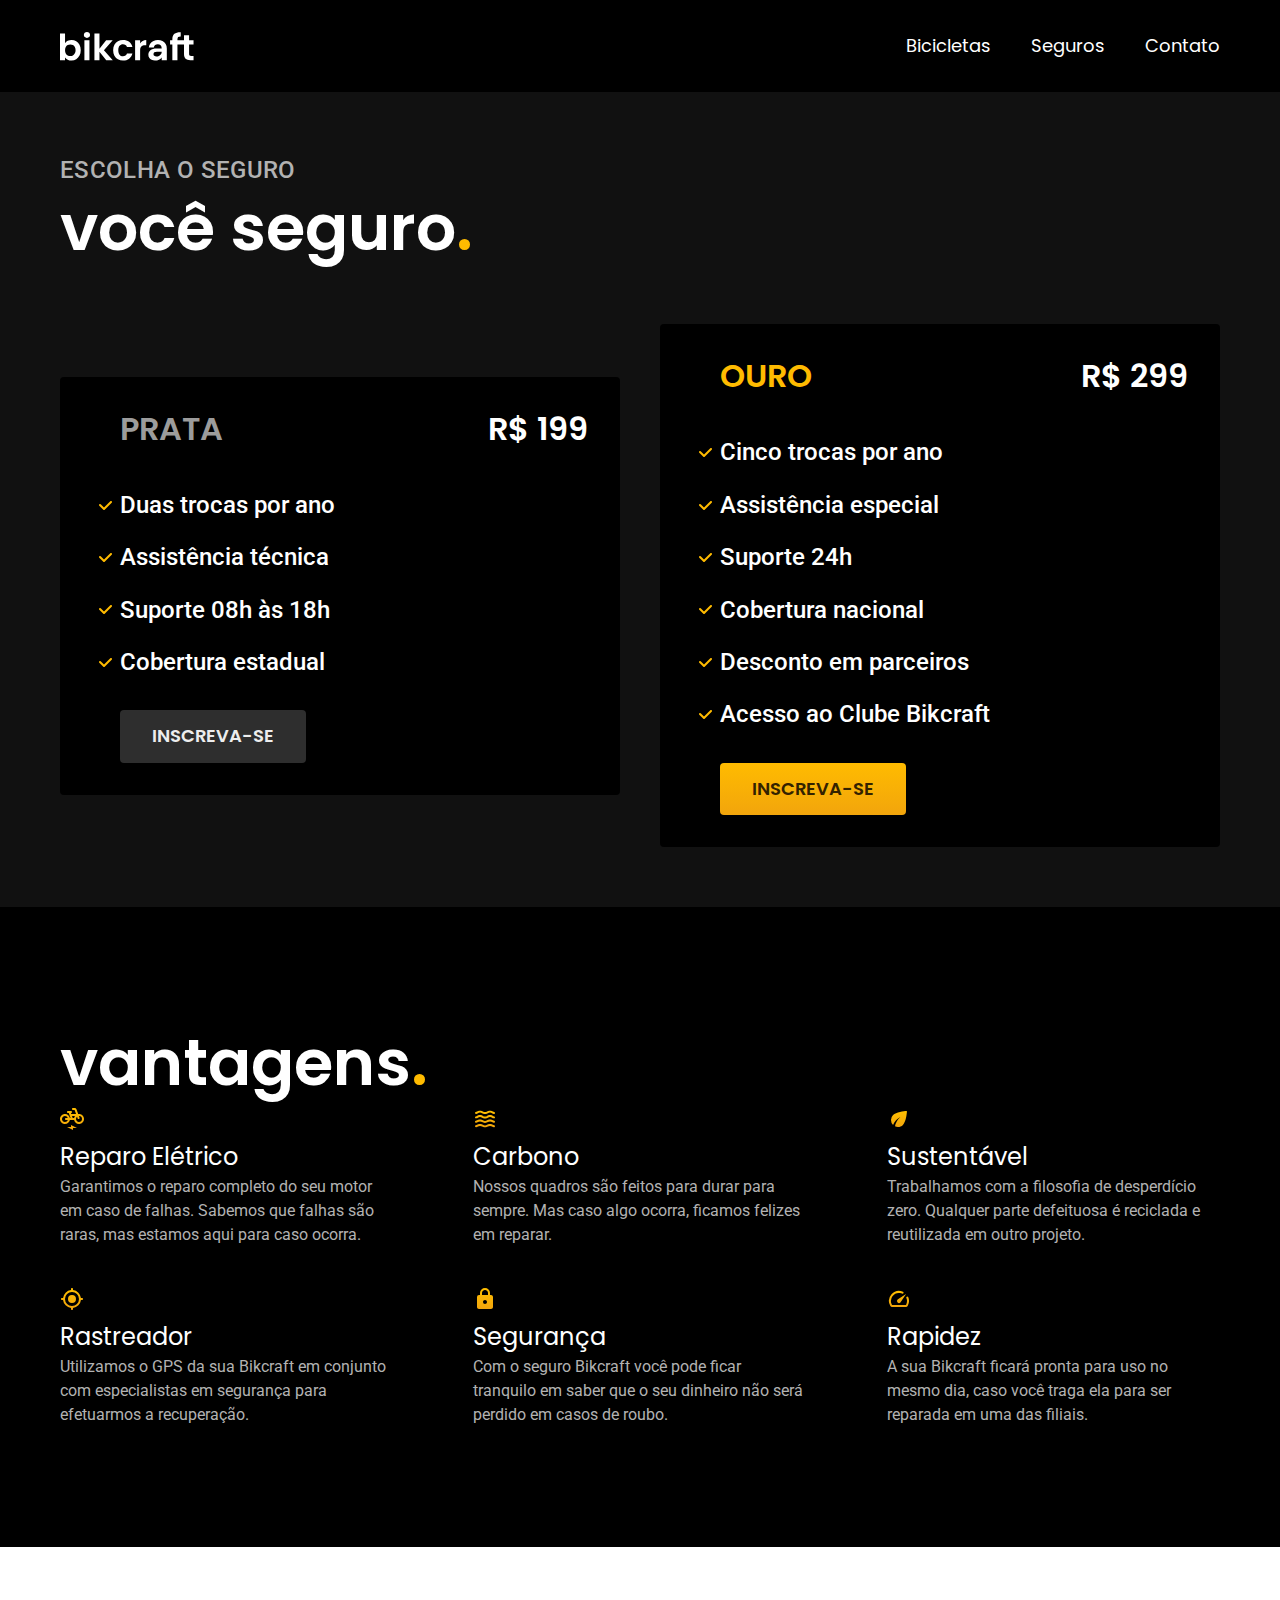
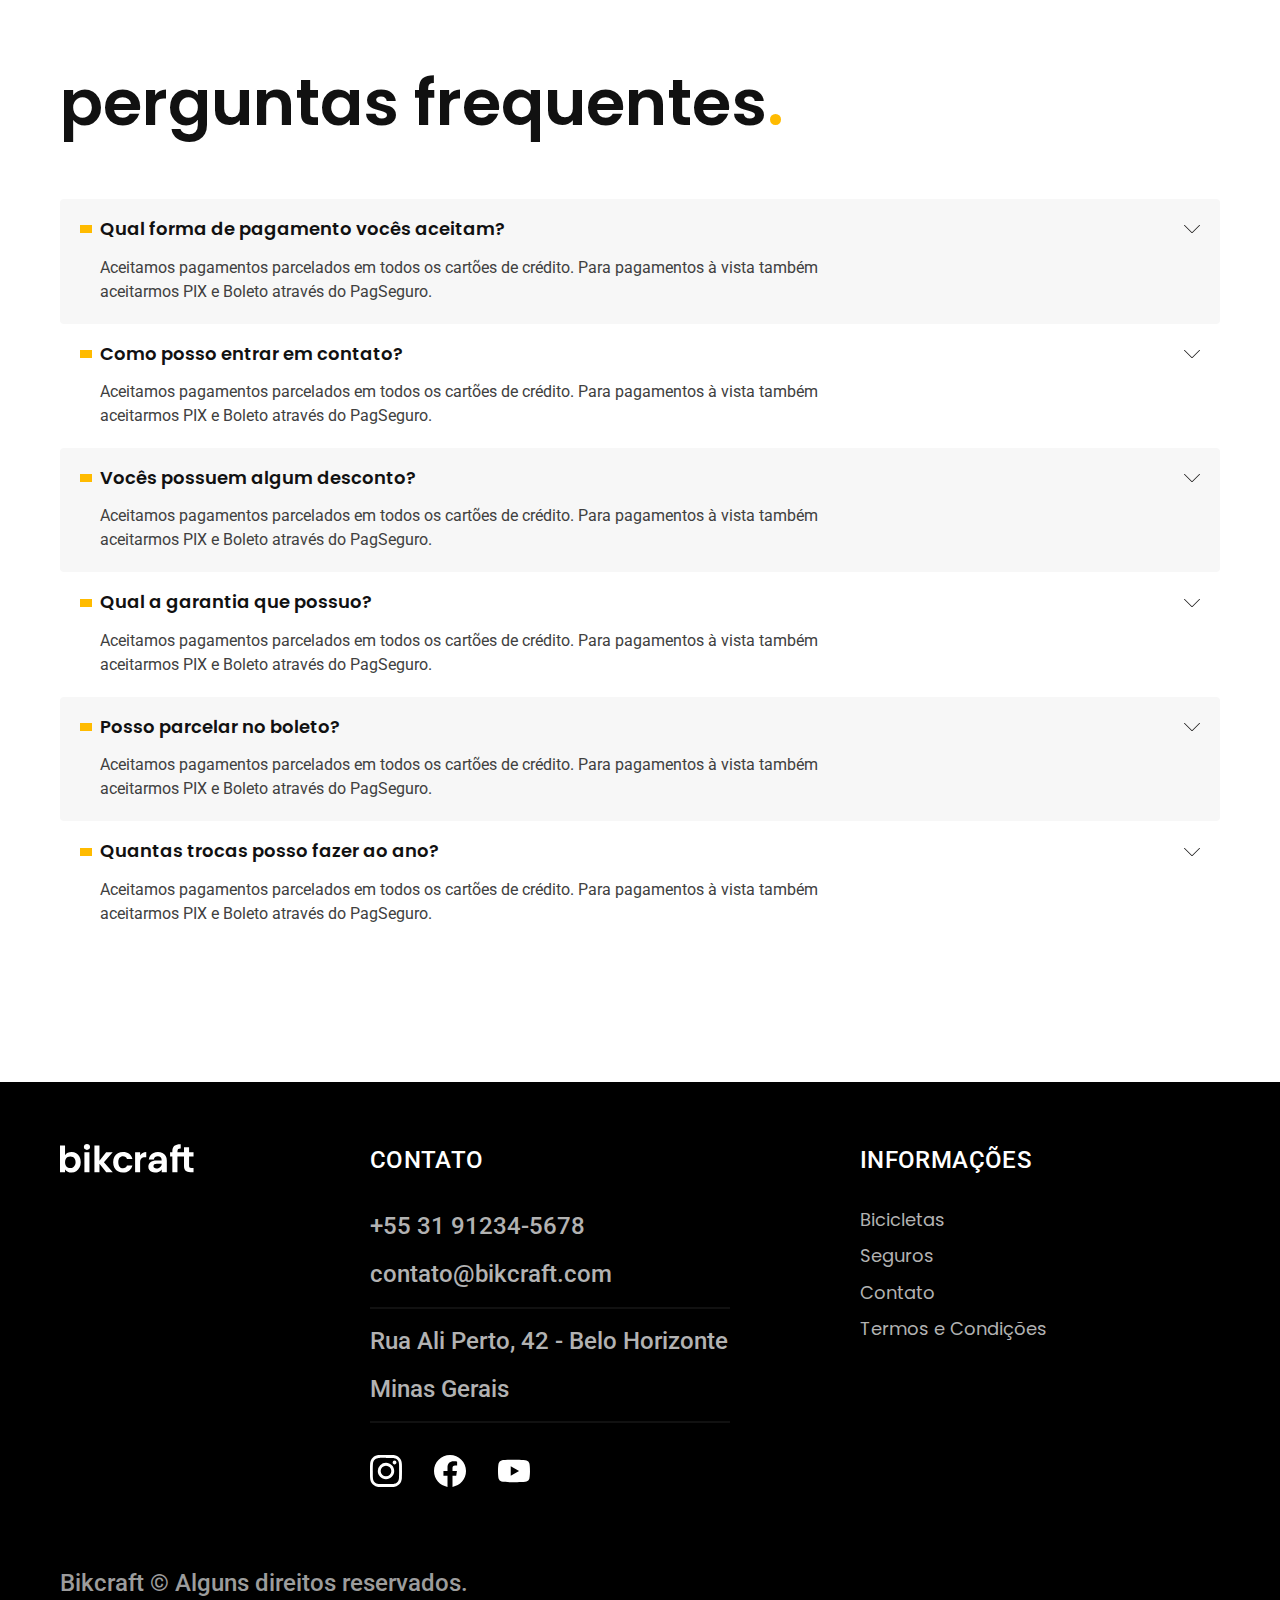
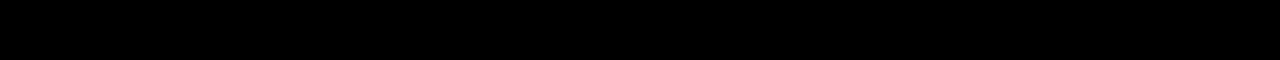
<file: seguros.html>
<!DOCTYPE html>
<html lang="pt-br">

<head>
  <meta charset="UTF-8">
  <meta http-equiv="X-UA-Compatible" content="IE=edge">
  <meta name="viewport" content="width=device-width, initial-scale=1.0">
  <title>Seguros | Bikcraft</title>
  <meta name="description" content="Seguros.">

  <link rel="preload" href="./css/style.css" as="style">
  <link rel="stylesheet" href="./css/style.css">

  <link rel="preconnect" href="https://fonts.googleapis.com">
  <link rel="preconnect" href="https://fonts.gstatic.com" crossorigin>
  <link href="https://fonts.googleapis.com/css2?family=Merriweather:ital,wght@1,900&family=Poppins:wght@400;600&family=Roboto:wght@400;500&display=swap" rel="stylesheet">

</head>

<body id="seguros">
  <header class="header-bg">
    <div class="header container">
      <a href="./">
        <img src="./svg-patrocinio/bikcraft.svg" width="136" height="32" alt="bikcraft">
      </a>

      <nav aria-label="primaria">
        <ul class="header-menu font-1-m cor-0">
          <li><a href="./bicicletas.html">Bicicletas</a></li>
          <li><a href="./seguros.html">Seguros</a></li>
          <li><a href="./contato.html">Contato</a></li>
        </ul>
      </nav>
    </div>
  </header>

  <main class="seguros-bg">
    <div class="titulo-bg">
      <div class="titulo container">
        <p class="font-2-l-b cor-5">Escolha o seguro</p>
        <h1 class="font-1-xxl cor-0">você seguro<span class="cor-p1">.</span></h1>
      </div>
    </div>

    <div class="seguros container">
      <div class="seguros-item">
        <h3 class="font-1-xl cor-6">PRATA</h3>
        <span class="font-1-xl cor-0">R$ 199 <span class=" font-1-xs cor-6>mensal"></span></span>
        <ul class="font-2-m cor-0">
          <li>Duas trocas por ano</li>
          <li>Assistência técnica</li>
          <li>Suporte 08h às 18h</li>
          <li>Cobertura estadual</li>
        </ul>
        <a class="botao secundario" href="./orcamento.html">Inscreva-se</a>
      </div>

      <div class="seguros-item">
        <h3 class="font-1-xl cor-p1">OURO</h3>
        <span class="font-1-xl cor-0">R$ 299 <span class=" font-1-xs cor-6>mensal"></span></span>
        <ul class="font-2-m cor-0">
          <li>Cinco trocas por ano</li>
          <li>Assistência especial</li>
          <li>Suporte 24h</li>
          <li>Cobertura nacional</li>
          <li>Desconto em parceiros</li>
          <li>Acesso ao Clube Bikcraft</li>
        </ul>
        <a class="botao" href="./orcamento.html">Inscreva-se</a>
      </div>
    </div>
  </main>

  <article class="vantagens-bg">
    <div class="vantagens container">
      <h2 class="font-1-xxl cor-0">vantagens<span class="cor-p1">.</span></h2>

      <ul>
        <li>
          <img src="./svg-icone-vantagens/eletrica.svg" width="24" height="24" alt="">
          <h3 class="font-1-l cor-0">Reparo Elétrico</h3>
          <p class="font-2-s cor-5">
            Garantimos o reparo completo do seu motor em caso de falhas. Sabemos que falhas são raras, mas estamos aqui para caso ocorra.
          </p>
        </li>

        <li>
          <img src="./svg-icone-vantagens/carbono.svg" width="24" height="24" alt="">
          <h3 class="font-1-l cor-0">Carbono</h3>
          <p class="font-2-s cor-5">
            Nossos quadros são feitos para durar para sempre. Mas caso algo ocorra, ficamos felizes em reparar.
          </p>
        </li>

        <li>
          <img src="./svg-icone-vantagens/sustentavel.svg" width="24" height="24" alt="">
          <h3 class="font-1-l cor-0">Sustentável</h3>
          <p class="font-2-s cor-5">
            Trabalhamos com a filosofia de desperdício zero. Qualquer parte defeituosa é reciclada e reutilizada em outro projeto.
          </p>
        </li>

        <li>
          <img src="./svg-icone-vantagens/rastreador.svg" width="24" height="24" alt="">
          <h3 class="font-1-l cor-0">Rastreador</h3>
          <p class="font-2-s cor-5">
            Utilizamos o GPS da sua Bikcraft em conjunto com especialistas em segurança para efetuarmos a recuperação.
          </p>
        </li>

        <li>
          <img src="./svg-icone-vantagens/seguro.svg" width="24" height="24" alt="">
          <h3 class="font-1-l cor-0">Segurança</h3>
          <p class="font-2-s cor-5">
            Com o seguro Bikcraft você pode ficar tranquilo em saber que o seu dinheiro não será perdido em casos de roubo.
          </p>
        </li>

        <li>
          <img src="./svg-icone-vantagens/velocidade.svg" width="24" height="24" alt="">
          <h3 class="font-1-l cor-0">Rapidez</h3>
          <p class="font-2-s cor-5">
            A sua Bikcraft ficará pronta para uso no mesmo dia, caso você traga ela para ser reparada em uma das filiais.
          </p>
        </li>
      </ul>
    </div>
  </article>

  <article class="perguntas container">
    <h2 class="font-1-xxl">perguntas frequentes<span class="cor-p1">.</span></h2>
    <dl>
      <div>
        <dt class="font-1-m-b">Qual forma de pagamento vocês aceitam?</dt>
        <dd class="font-2-s cor-9">Aceitamos pagamentos parcelados em todos os cartões de crédito. Para pagamentos à vista também aceitarmos PIX e Boleto através do PagSeguro.</dd>
      </div>

      <div>
        <dt class="font-1-m-b">Como posso entrar em contato?</dt>
        <dd class="font-2-s cor-9">Aceitamos pagamentos parcelados em todos os cartões de crédito. Para pagamentos à vista também aceitarmos PIX e Boleto através do PagSeguro.</dd>
      </div>

      <div>
        <dt class="font-1-m-b">Vocês possuem algum desconto?</dt>
        <dd class="font-2-s cor-9">Aceitamos pagamentos parcelados em todos os cartões de crédito. Para pagamentos à vista também aceitarmos PIX e Boleto através do PagSeguro.</dd>
      </div>

      <div>
        <dt class="font-1-m-b">Qual a garantia que possuo?</dt>
        <dd class="font-2-s cor-9">Aceitamos pagamentos parcelados em todos os cartões de crédito. Para pagamentos à vista também aceitarmos PIX e Boleto através do PagSeguro.</dd>
      </div>

      <div>
        <dt class="font-1-m-b">Posso parcelar no boleto?</dt>
        <dd class="font-2-s cor-9">Aceitamos pagamentos parcelados em todos os cartões de crédito. Para pagamentos à vista também aceitarmos PIX e Boleto através do PagSeguro.</dd>
      </div>

      <div>
        <dt class="font-1-m-b">Quantas trocas posso fazer ao ano?</dt>
        <dd class="font-2-s cor-9">Aceitamos pagamentos parcelados em todos os cartões de crédito. Para pagamentos à vista também aceitarmos PIX e Boleto através do PagSeguro.</dd>
      </div>
    </dl>
  </article>

  <footer class="footer-bg">
    <div class="footer container">
      <img src="./svg-patrocinio/bikcraft.svg" width="136" height="32" alt="Bikcraft">
      <div class="footer-contato">
        <h3 class="font-2-l-b cor-0">Contato </h3>
        <ul class="cor-5 font-2-m">
          <li><a href="tell:+5531912345678">+55 31 91234-5678</a></li>
          <li><a href="mailto:contato@bikcraft.com">contato@bikcraft.com</a></li>
          <li>Rua Ali Perto, 42 - Belo Horizonte</li>
          <li>Minas Gerais</li>
        </ul>
        <div class="footer-redes">
          <a href="./">
            <img src="./svg-icone-info/instagram.svg" width="32" height="32" alt="Instagram">
          </a>
          <a href=" ./">
            <img src="./svg-icone-info/facebook.svg" width="32" height="32" alt="Facebook">
          </a>
          <a href=" ./">
            <img src="./svg-icone-info/youtube.svg" width="32" height="32" alt="YouTube">
          </a>
        </div>
      </div>
      <div class="footer-informacoes">
        <h3 class="font-2-l-b cor-0">Informações</h3>
        <nav>
          <ul class="font-1-m cor-5">
            <li><a href="./bicicletas.html">Bicicletas</a></li>
            <li><a href="./seguros.html">Seguros</a></li>
            <li><a href="./contato.html">Contato</a></li>
            <li><a href="./termos.html">Termos e Condições</a></li>
          </ul>
        </nav>
      </div>
      <p class="footer-copy font-2-m cor-6">Bikcraft © Alguns direitos reservados.</p>
    </div>
  </footer>

</body>

</html>
</file>
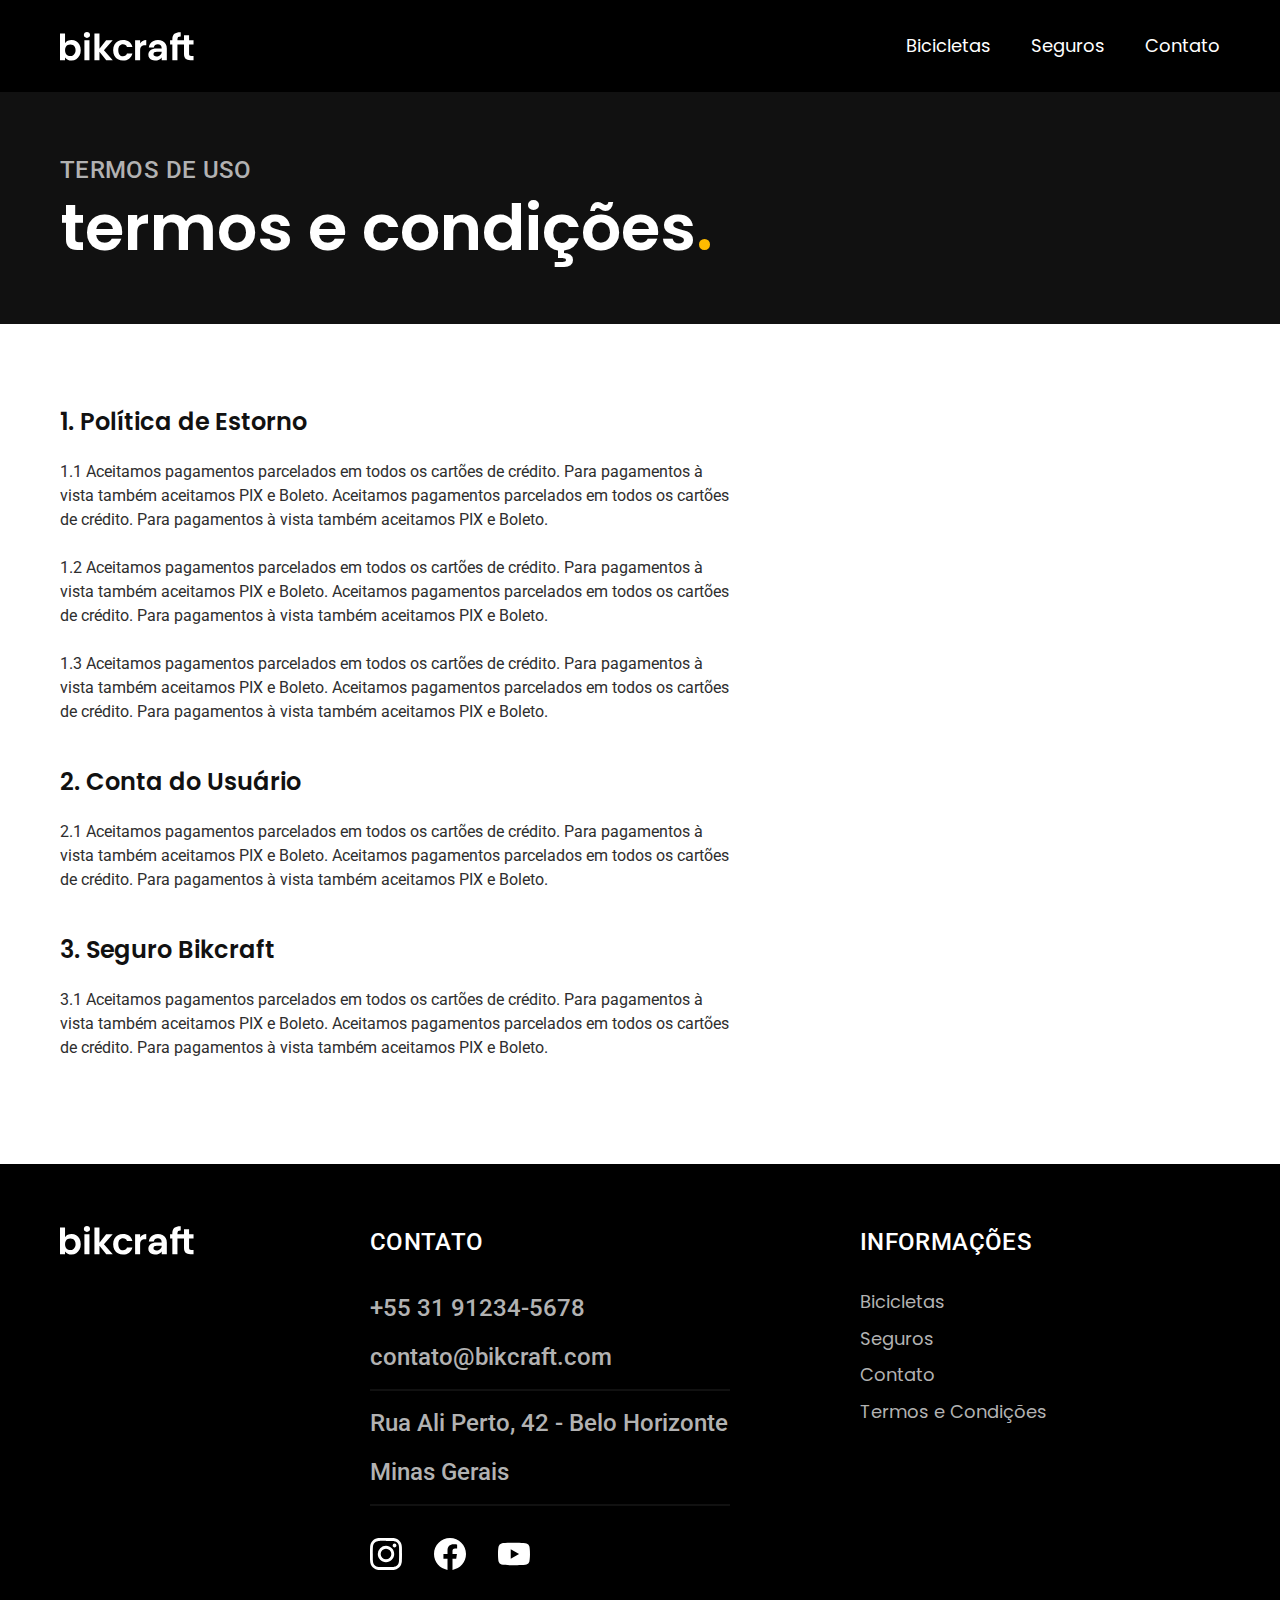
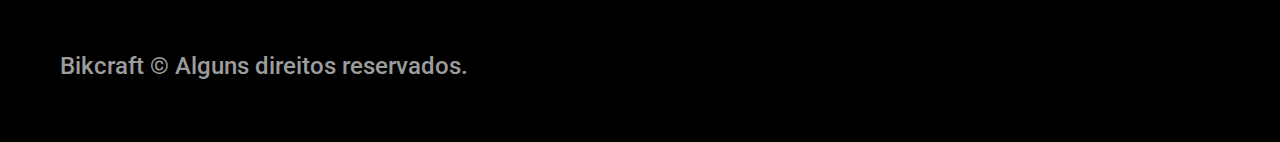
<file: termos.html>
<!DOCTYPE html>
<html lang="pt-br">

<head>
  <meta charset="UTF-8">
  <meta http-equiv="X-UA-Compatible" content="IE=edge">
  <meta name="viewport" content="width=device-width, initial-scale=1.0">
  <title>Termos e Condições | Bikcraft</title>
  <meta name="description" content="Termos e condições.">

  <link rel="preload" href="./css/style.css" as="style">
  <link rel="stylesheet" href="./css/style.css">

  <link rel="preconnect" href="https://fonts.googleapis.com">
  <link rel="preconnect" href="https://fonts.gstatic.com" crossorigin>
  <link href="https://fonts.googleapis.com/css2?family=Merriweather:ital,wght@1,900&family=Poppins:wght@400;600&family=Roboto:wght@400;500&display=swap" rel="stylesheet">

</head>

<body id="termos">
  <header class="header-bg">
    <div class="header container">
      <a href="./">
        <img src="./svg-patrocinio/bikcraft.svg" width="136" height="32" alt="bikcraft">
      </a>

      <nav aria-label="primaria">
        <ul class="header-menu font-1-m cor-0">
          <li><a href="./bicicletas.html">Bicicletas</a></li>
          <li><a href="./seguros.html">Seguros</a></li>
          <li><a href="./contato.html">Contato</a></li>
        </ul>
      </nav>
    </div>
  </header>

  <main>
    <div class="titulo-bg">
      <div class="titulo container">
        <p class="font-2-l-b cor-5">Termos de uso</p>
        <h1 class="font-1-xxl cor-0">termos e condições<span class="cor-p1">.</span></h1>
      </div>
    </div>

    <div class="termos font-2-s cor-10 container">
      <h2 class="font-1-l cor-11">1. Política de Estorno</h2>
      <p>1.1 Aceitamos pagamentos parcelados em todos os cartões de crédito. Para pagamentos à vista também aceitamos PIX e Boleto. Aceitamos pagamentos parcelados em todos os cartões de crédito. Para pagamentos à vista também aceitamos PIX e Boleto.</p>
      <p>1.2 Aceitamos pagamentos parcelados em todos os cartões de crédito. Para pagamentos à vista também aceitamos PIX e Boleto. Aceitamos pagamentos parcelados em todos os cartões de crédito. Para pagamentos à vista também aceitamos PIX e Boleto.</p>
      <p>1.3 Aceitamos pagamentos parcelados em todos os cartões de crédito. Para pagamentos à vista também aceitamos PIX e Boleto. Aceitamos pagamentos parcelados em todos os cartões de crédito. Para pagamentos à vista também aceitamos PIX e Boleto.</p>

      <h2 class="font-1-l cor-11">2. Conta do Usuário</h2>
      <p>2.1 Aceitamos pagamentos parcelados em todos os cartões de crédito. Para pagamentos à vista também aceitamos PIX e Boleto. Aceitamos pagamentos parcelados em todos os cartões de crédito. Para pagamentos à vista também aceitamos PIX e Boleto.</p>

      <h2 class="font-1-l cor-11">3. Seguro Bikcraft</h2>
      <p>3.1 Aceitamos pagamentos parcelados em todos os cartões de crédito. Para pagamentos à vista também aceitamos PIX e Boleto. Aceitamos pagamentos parcelados em todos os cartões de crédito. Para pagamentos à vista também aceitamos PIX e Boleto.</p>
    </div>
  </main>

  <footer class="footer-bg">
    <div class="footer container">
      <img src="./svg-patrocinio/bikcraft.svg" width="136" height="32" alt="Bikcraft">
      <div class="footer-contato">
        <h3 class="font-2-l-b cor-0">Contato </h3>
        <ul class="cor-5 font-2-m">
          <li><a href="tell:+5531912345678">+55 31 91234-5678</a></li>
          <li><a href="mailto:contato@bikcraft.com">contato@bikcraft.com</a></li>
          <li>Rua Ali Perto, 42 - Belo Horizonte</li>
          <li>Minas Gerais</li>
        </ul>
        <div class="footer-redes">
          <a href="./">
            <img src="./svg-icone-info/instagram.svg" width="32" height="32" alt="Instagram">
          </a>
          <a href=" ./">
            <img src="./svg-icone-info/facebook.svg" width="32" height="32" alt="Facebook">
          </a>
          <a href=" ./">
            <img src="./svg-icone-info/youtube.svg" width="32" height="32" alt="YouTube">
          </a>
        </div>
      </div>
      <div class="footer-informacoes">
        <h3 class="font-2-l-b cor-0">Informações</h3>
        <nav>
          <ul class="font-1-m cor-5">
            <li><a href="./bicicletas.html">Bicicletas</a></li>
            <li><a href="./seguros.html">Seguros</a></li>
            <li><a href="./contato.html">Contato</a></li>
            <li><a href="./termos.html">Termos e Condições</a></li>
          </ul>
        </nav>
      </div>
      <p class="footer-copy font-2-m cor-6">Bikcraft © Alguns direitos reservados.</p>
    </div>
  </footer>

</body>

</html>
</file>
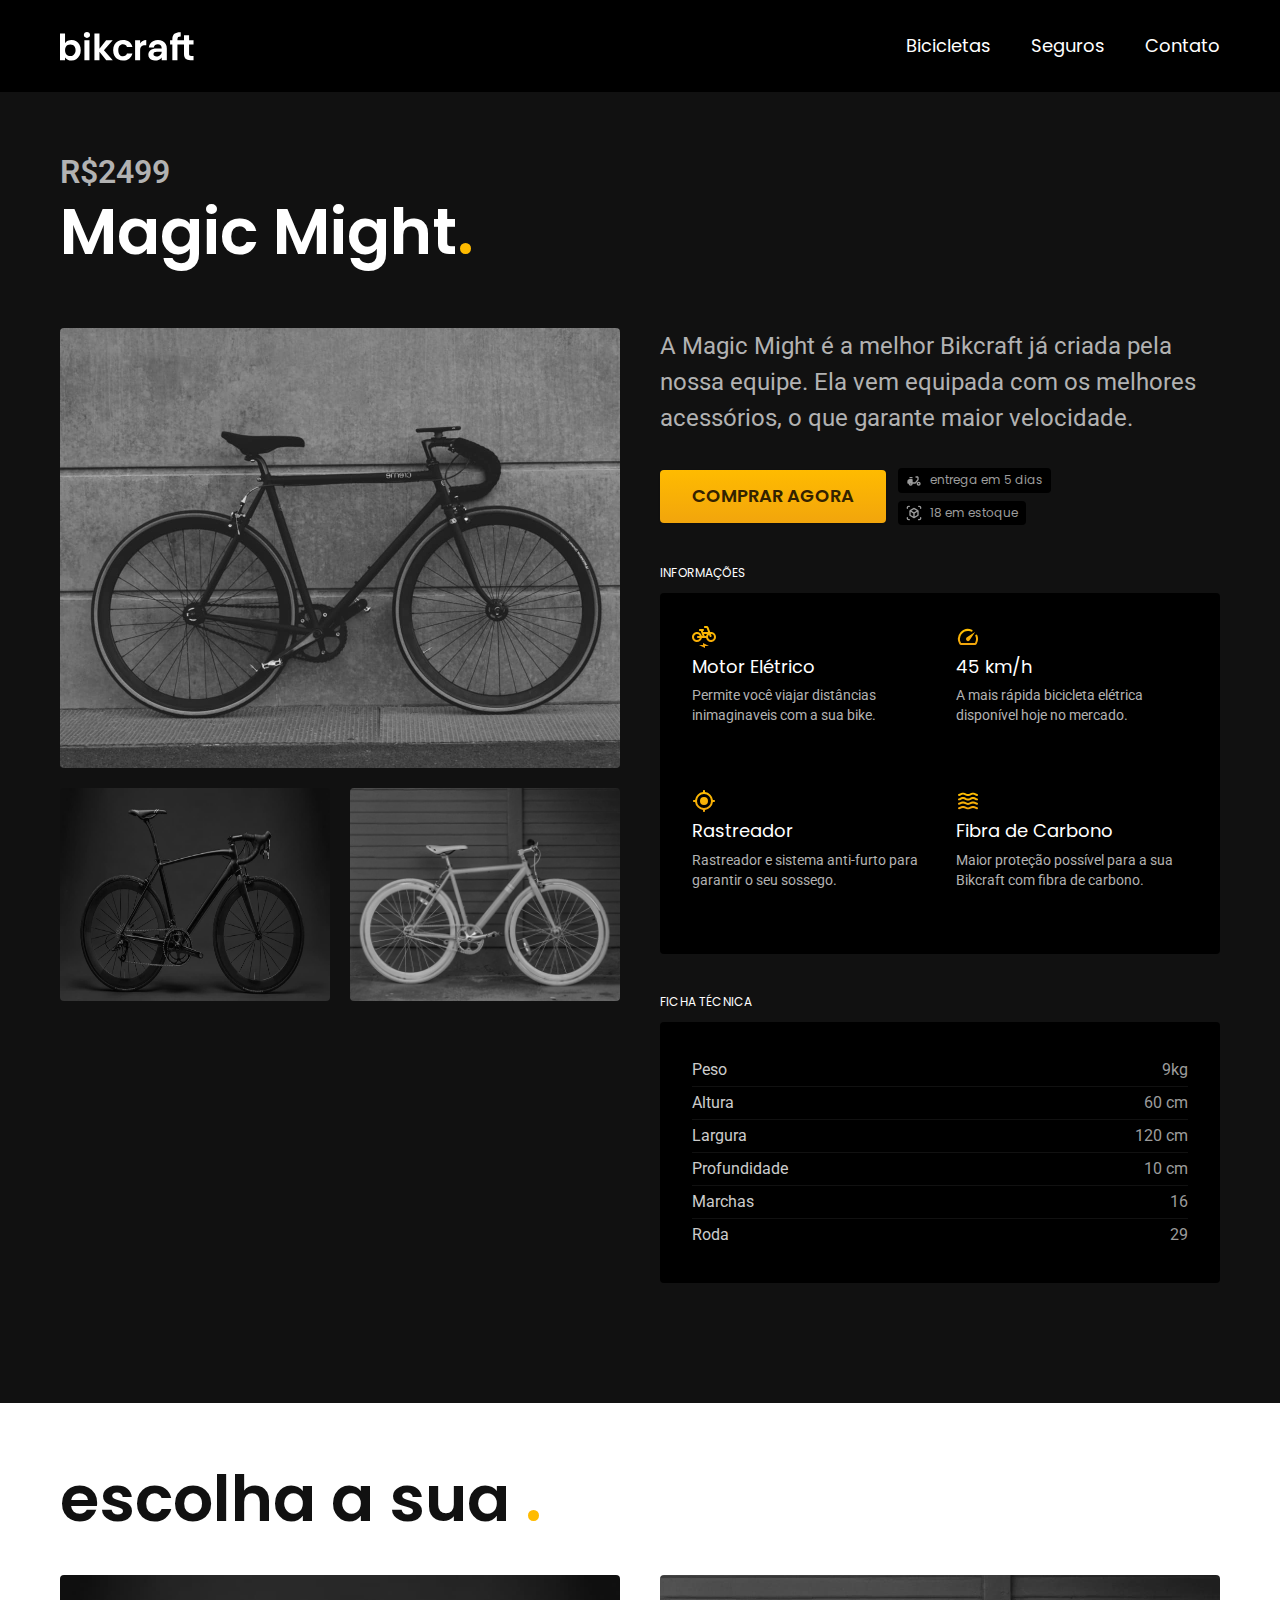
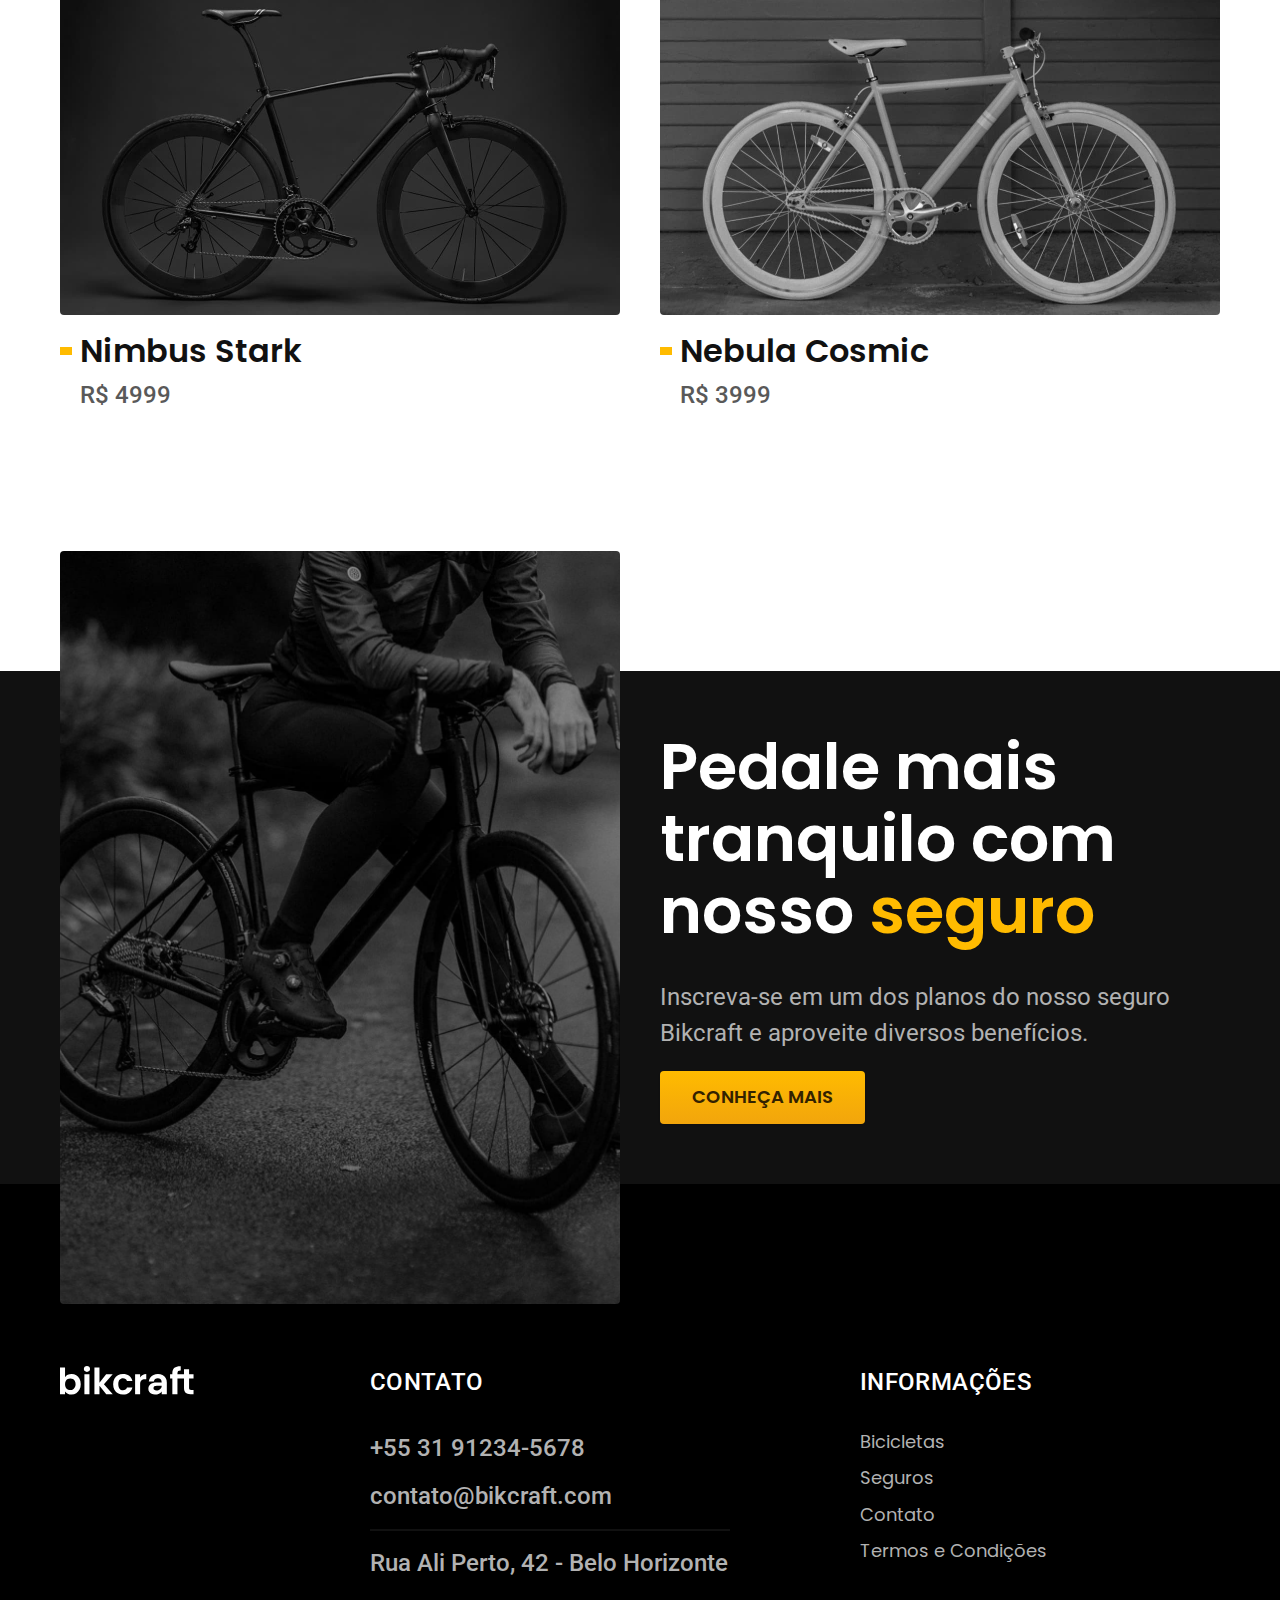
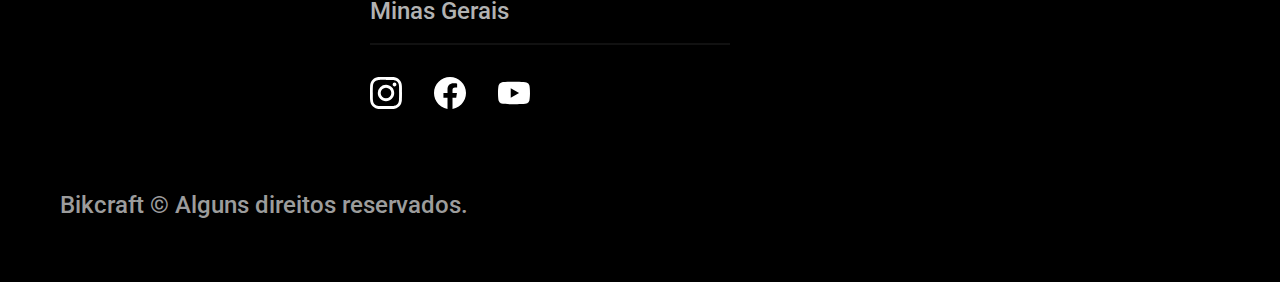
<file: bicicletas/magic.html>
<!DOCTYPE html>
<html lang="pt-br">

<head>
  <meta charset="UTF-8">
  <meta http-equiv="X-UA-Compatible" content="IE=edge">
  <meta name="viewport" content="width=device-width, initial-scale=1.0">
  <title>Magic | Bikcraft</title>
  <meta name="description" content="Termos e condições.">

  <link rel="stylesheet" href="../css/style.css">

  <link rel="preconnect" href="https://fonts.googleapis.com">
  <link rel="preconnect" href="https://fonts.gstatic.com" crossorigin>
  <link href="https://fonts.googleapis.com/css2?family=Merriweather:ital,wght@1,900&family=Poppins:wght@400;600&family=Roboto:wght@400;500&display=swap" rel="stylesheet">

</head>

<body id="bicicleta">
  <header class="header-bg">
    <div class="header container">
      <a href="../">
        <img src="../svg-patrocinio/bikcraft.svg" alt="bikcraft">
      </a>

      <nav aria-label="primaria">
        <ul class="header-menu font-1-m cor-0">
          <li><a href="../bicicletas.html">Bicicletas</a></li>
          <li><a href="../seguros.html">Seguros</a></li>
          <li><a href="../contato.html">Contato</a></li>
        </ul>
      </nav>
    </div>
  </header>

  <main class="titulo-bg">
    <div>
      <div class="titulo container">
        <p class="font-2-xl cor-5">R$2499</p>
        <h1 class="font-1-xxl cor-0">Magic Might<span class="cor-p1">.</span></h1>
      </div>
    </div>
    <div class="bicicleta container">
      <div class="bicicleta-imagens">
        <img src="../img-bicicletas/nimbus2.jpg" alt="">
        <img src="../img-bicicletas/nimbus.jpg" alt="">
        <img src="../img-bicicletas/nimbus3.jpg" alt="">
      </div>
      <div class="bicicleta-conteudo">
        <p class="font-2-l cor-5">A Magic Might é a melhor Bikcraft já criada pela nossa equipe. Ela vem equipada com os melhores acessórios, o que garante maior velocidade.</p>
        <div class="bicicleta-comprar">
          <a class="botao" href="../orcamento.html">Comprar Agora</a>
          <span class="font-1-xs cor-6"><img src="../svg-icone/entrega.svg" alt=""> entrega em 5 dias</span>
          <span class="font-1-xs cor-6"><img src="../svg-icone/estoque.svg" alt="">18 em estoque</span>

        </div>
        <h2 class="font-1-xs cor-0">Informações</h2>
        <ul class="bicicleta-informacoes">
          <li>
            <img src="../svg-icone-vantagens/eletrica.svg" alt="">
            <h3 class="font-1-m cor-0">Motor Elétrico</h3>
            <p class="font-2-xs cor-5">Permite você viajar distâncias inimaginaveis com a sua bike.</p>
          </li>
          <li>
            <img src="../svg-icone-vantagens/velocidade.svg" alt="">
            <h3 class="font-1-m cor-0">45 km/h</h3>
            <p class="font-2-xs cor-5">A mais rápida bicicleta elétrica disponível hoje no mercado.</p>
          </li>
          <li>
            <img src="../svg-icone-vantagens/rastreador.svg" alt="">
            <h3 class="font-1-m cor-0">Rastreador</h3>
            <p class="font-2-xs cor-5">Rastreador e sistema anti-furto para garantir o seu sossego.</p>
          </li>
          <li>
            <img src="../svg-icone-vantagens/carbono.svg" alt="">
            <h3 class="font-1-m cor-0">Fibra de Carbono</h3>
            <p class="font-2-xs cor-5">Maior proteção possível para a sua Bikcraft com fibra de carbono.</p>
          </li>
        </ul>

        <h2 class="font-1-xs cor-0">Ficha Técnica</h2>
        <ul class="bicicleta-ficha font-2-s cor-4">
          <li>Peso <span>9kg</span></li>
          <li>Altura <span>60 cm</span></li>
          <li>Largura <span>120 cm</span></li>
          <li>Profundidade <span>10 cm</span></li>
          <li>Marchas <span>16</span></li>
          <li>Roda <span>29</span></li>
        </ul>
      </div>
    </div>
  </main>

  <article class="bicicletas-lista container">
    <h2 class=" font-1-xxl">escolha a sua <span class="cor-p1">.</span></h2>

    <ul>
      <li>
        <a href="./nimbus.html">
          <img src="../img-bicicletas/nimbus.jpg" alt="Bicicleta preta">
          <h3 class="font-1-xl">Nimbus Stark</h3>
          <span class="font-2-m cor-8">R$ 4999</span>
        </a>
      </li>

      <li>
        <a href="./nebula.html">
          <img src="../img-bicicletas/nebula.jpg" alt="Bicicleta preta">
          <h3 class="font-1-xl">Nebula Cosmic</h3>
          <span class="font-2-m cor-8">R$ 3999</span>
        </a>
      </li>
    </ul>
  </article>

  <article class="seguro-bg">
    <div class="seguro container">
      <div class="seguro-imagem">
        <img src="../img-extra/seguros.jpg" alt="pessoa parada em cima de uma bicicleta">
      </div>
      <div class="seguro-conteudo">
        <h2 class="font-1-xxl cor-0">Pedale mais tranquilo com nosso <span class="cor-p1">seguro</span></h2>
        <p class="font-2-l cor-5 ">Inscreva-se em um dos planos do nosso seguro Bikcraft e aproveite diversos benefícios.</p>
        <a class="botao" href="../seguros.html">Conheça Mais</a>
      </div>
    </div>
  </article>

  <footer class="footer-bg">
    <div class="footer container">
      <img src="../svg-patrocinio/bikcraft.svg" alt="Bikcraft">
      <div class="footer-contato">
        <h3 class="font-2-l-b cor-0">Contato </h3>
        <ul class="cor-5 font-2-m">
          <li><a href="tell:+5531912345678">+55 31 91234-5678</a></li>
          <li><a href="mailto:contato@bikcraft.com">contato@bikcraft.com</a></li>
          <li>Rua Ali Perto, 42 - Belo Horizonte</li>
          <li>Minas Gerais</li>
        </ul>
        <div class="footer-redes">
          <a href="../">
            <img src="../svg-icone-info/instagram.svg" alt="Instagram">
          </a>
          <a href=" ../">
            <img src="../svg-icone-info/facebook.svg" alt="Facebook">
          </a>
          <a href=" ../">
            <img src="../svg-icone-info/youtube.svg" alt="YouTube">
          </a>
        </div>
      </div>
      <div class="footer-informacoes">
        <h3 class="font-2-l-b cor-0">Informações</h3>
        <nav>
          <ul class="font-1-m cor-5">
            <li><a href="../bicicletas.html">Bicicletas</a></li>
            <li><a href="../seguros.html">Seguros</a></li>
            <li><a href="../contato.html">Contato</a></li>
            <li><a href="../termos.html">Termos e Condições</a></li>
          </ul>
        </nav>
      </div>
      <p class="footer-copy font-2-m cor-6">Bikcraft © Alguns direitos reservados.</p>
    </div>
  </footer>

</body>

</html>
</file>
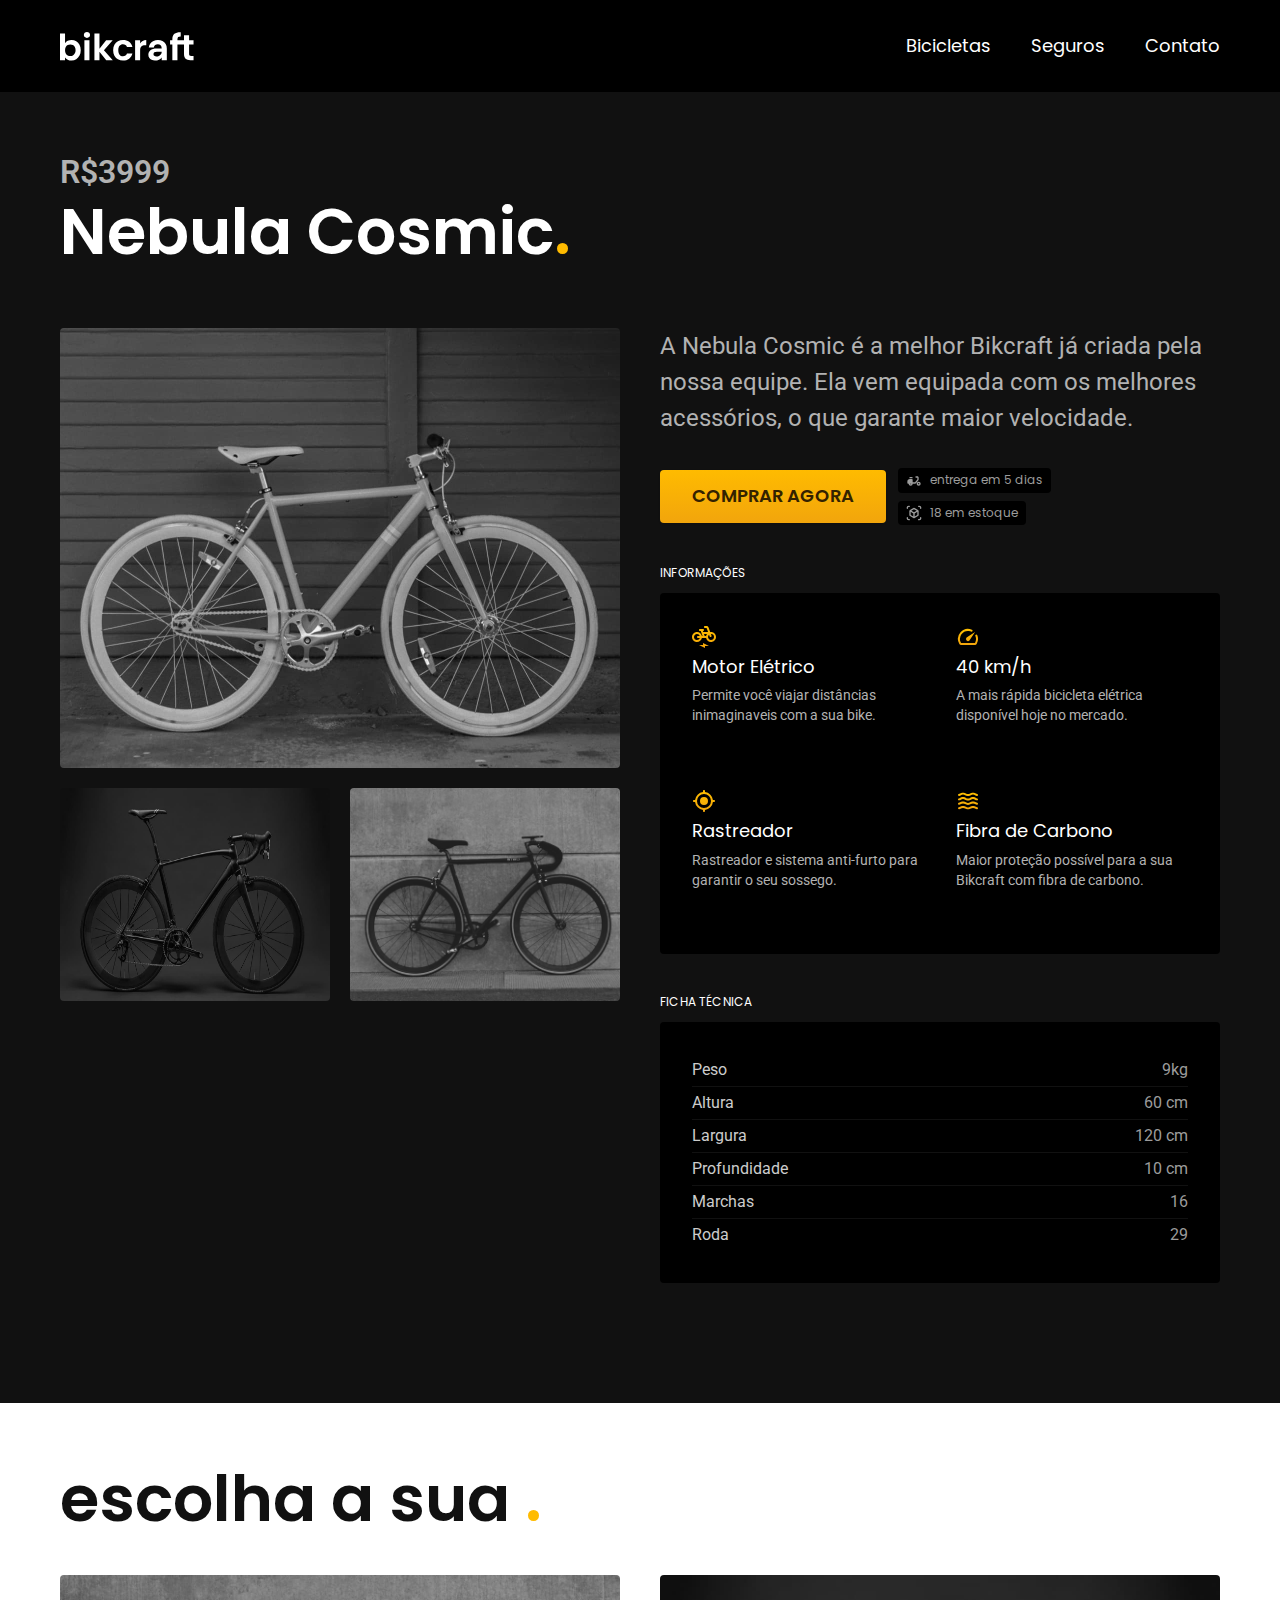
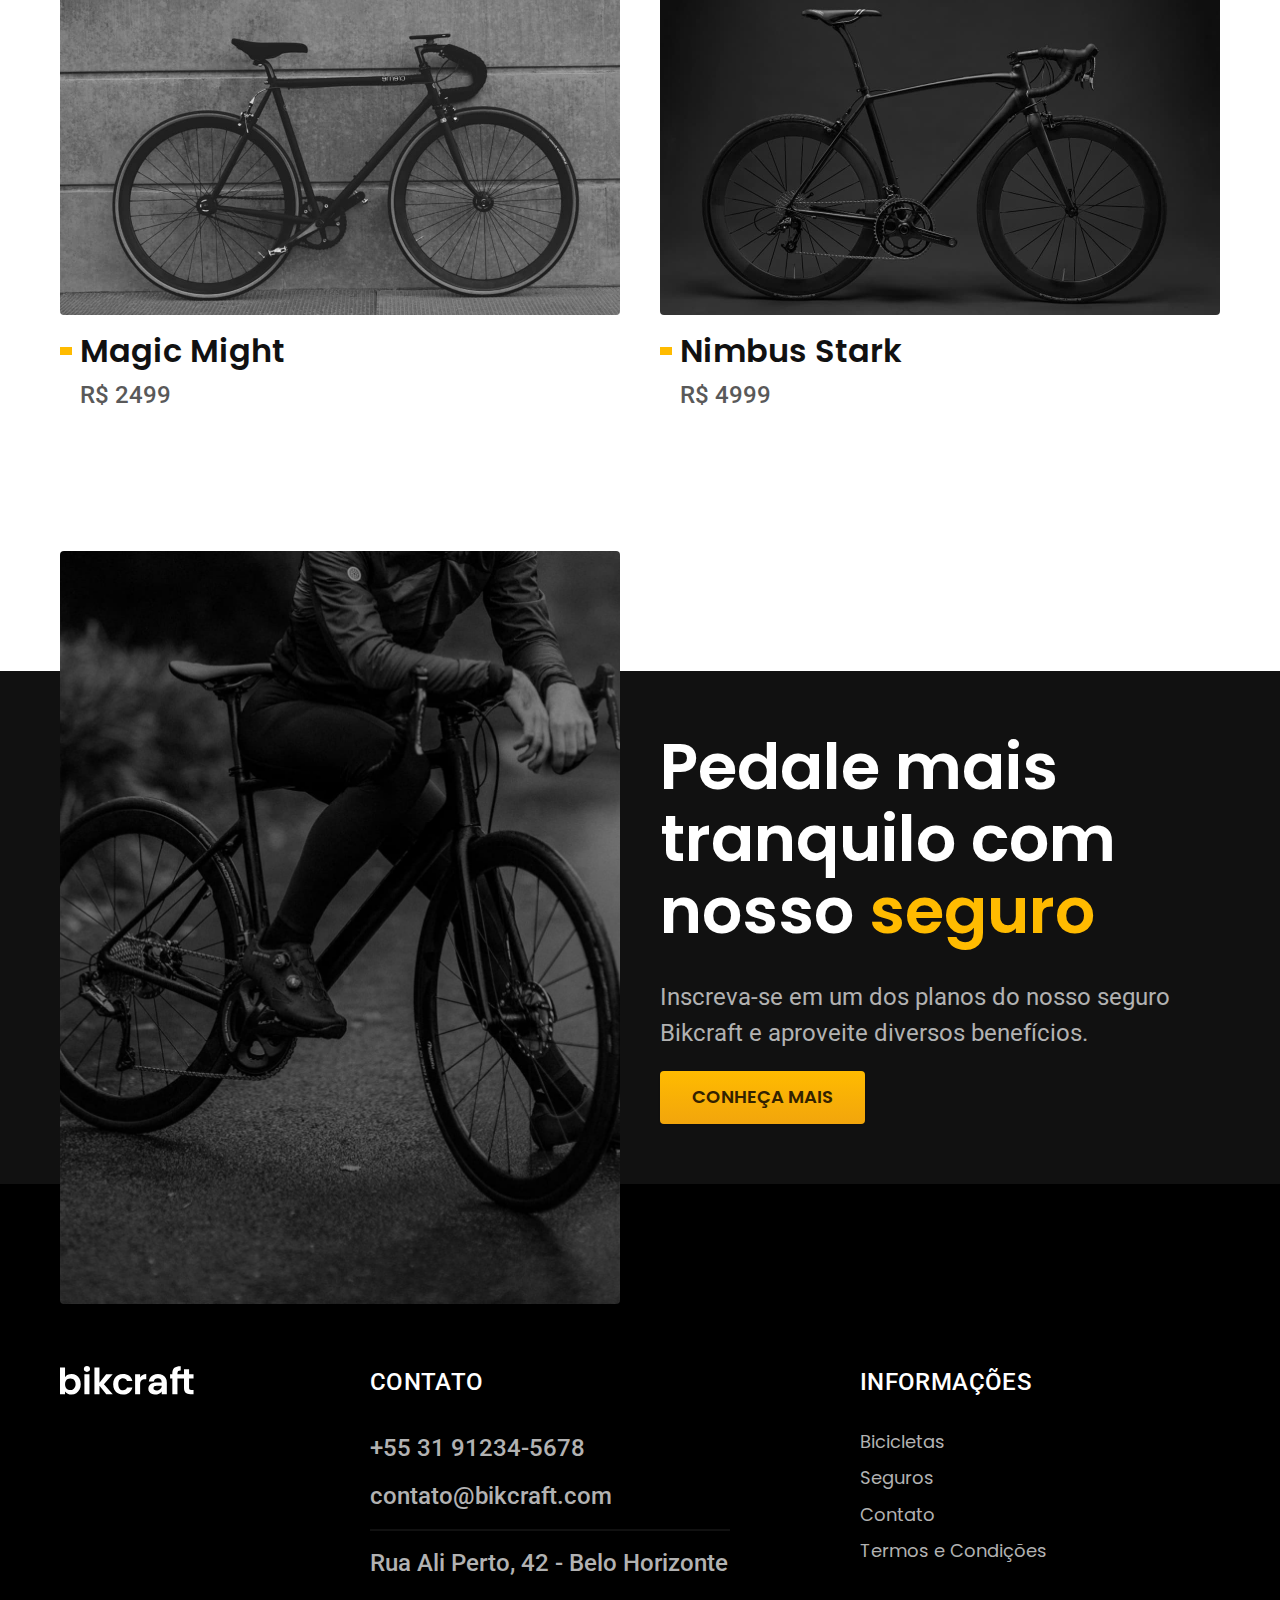
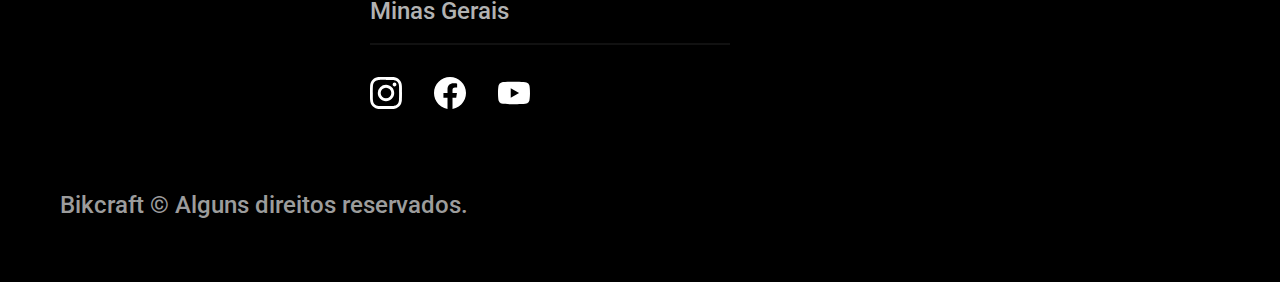
<file: bicicletas/nebula.html>
<!DOCTYPE html>
<html lang="pt-br">

<head>
  <meta charset="UTF-8">
  <meta http-equiv="X-UA-Compatible" content="IE=edge">
  <meta name="viewport" content="width=device-width, initial-scale=1.0">
  <title>Nebula | Bikcraft</title>
  <meta name="description" content="Termos e condições.">

  <link rel="stylesheet" href="../css/style.css">

  <link rel="preconnect" href="https://fonts.googleapis.com">
  <link rel="preconnect" href="https://fonts.gstatic.com" crossorigin>
  <link href="https://fonts.googleapis.com/css2?family=Merriweather:ital,wght@1,900&family=Poppins:wght@400;600&family=Roboto:wght@400;500&display=swap" rel="stylesheet">

</head>

<body id="bicicleta">
  <header class="header-bg">
    <div class="header container">
      <a href="../">
        <img src="../svg-patrocinio/bikcraft.svg" alt="bikcraft">
      </a>

      <nav aria-label="primaria">
        <ul class="header-menu font-1-m cor-0">
          <li><a href="../bicicletas.html">Bicicletas</a></li>
          <li><a href="../seguros.html">Seguros</a></li>
          <li><a href="../contato.html">Contato</a></li>
        </ul>
      </nav>
    </div>
  </header>

  <main class="titulo-bg">
    <div>
      <div class="titulo container">
        <p class="font-2-xl cor-5">R$3999</p>
        <h1 class="font-1-xxl cor-0">Nebula Cosmic<span class="cor-p1">.</span></h1>
      </div>
    </div>
    <div class="bicicleta container">
      <div class="bicicleta-imagens">
        <img src="../img-bicicletas/nimbus3.jpg" alt="">
        <img src="../img-bicicletas/nimbus.jpg" alt="">
        <img src="../img-bicicletas/nimbus2.jpg" alt="">
      </div>
      <div class="bicicleta-conteudo">
        <p class="font-2-l cor-5">A Nebula Cosmic é a melhor Bikcraft já criada pela nossa equipe. Ela vem equipada com os melhores acessórios, o que garante maior velocidade.</p>
        <div class="bicicleta-comprar">
          <a class="botao" href="../orcamento.html">Comprar Agora</a>
          <span class="font-1-xs cor-6"><img src="../svg-icone/entrega.svg" alt=""> entrega em 5 dias</span>
          <span class="font-1-xs cor-6"><img src="../svg-icone/estoque.svg" alt="">18 em estoque</span>

        </div>
        <h2 class="font-1-xs cor-0">Informações</h2>
        <ul class="bicicleta-informacoes">
          <li>
            <img src="../svg-icone-vantagens/eletrica.svg" alt="">
            <h3 class="font-1-m cor-0">Motor Elétrico</h3>
            <p class="font-2-xs cor-5">Permite você viajar distâncias inimaginaveis com a sua bike.</p>
          </li>
          <li>
            <img src="../svg-icone-vantagens/velocidade.svg" alt="">
            <h3 class="font-1-m cor-0">40 km/h</h3>
            <p class="font-2-xs cor-5">A mais rápida bicicleta elétrica disponível hoje no mercado.</p>
          </li>
          <li>
            <img src="../svg-icone-vantagens/rastreador.svg" alt="">
            <h3 class="font-1-m cor-0">Rastreador</h3>
            <p class="font-2-xs cor-5">Rastreador e sistema anti-furto para garantir o seu sossego.</p>
          </li>
          <li>
            <img src="../svg-icone-vantagens/carbono.svg" alt="">
            <h3 class="font-1-m cor-0">Fibra de Carbono</h3>
            <p class="font-2-xs cor-5">Maior proteção possível para a sua Bikcraft com fibra de carbono.</p>
          </li>
        </ul>

        <h2 class="font-1-xs cor-0">Ficha Técnica</h2>
        <ul class="bicicleta-ficha font-2-s cor-4">
          <li>Peso <span>9kg</span></li>
          <li>Altura <span>60 cm</span></li>
          <li>Largura <span>120 cm</span></li>
          <li>Profundidade <span>10 cm</span></li>
          <li>Marchas <span>16</span></li>
          <li>Roda <span>29</span></li>
        </ul>
      </div>
    </div>
  </main>

  <article class="bicicletas-lista container">
    <h2 class=" font-1-xxl">escolha a sua <span class="cor-p1">.</span></h2>

    <ul>
      <li>
        <a href="./magic.html">
          <img src="../img-bicicletas/magic.jpg" alt="Bicicleta preta">
          <h3 class="font-1-xl">Magic Might</h3>
          <span class="font-2-m cor-8">R$ 2499</span>
        </a>
      </li>

      <li>
        <a href="./nimbus.html">
          <img src="../img-bicicletas/nimbus.jpg" alt="Bicicleta preta">
          <h3 class="font-1-xl">Nimbus Stark</h3>
          <span class="font-2-m cor-8">R$ 4999</span>
        </a>
      </li>
    </ul>
  </article>

  <article class="seguro-bg">
    <div class="seguro container">
      <div class="seguro-imagem">
        <img src="../img-extra/seguros.jpg" alt="pessoa parada em cima de uma bicicleta">
      </div>
      <div class="seguro-conteudo">
        <h2 class="font-1-xxl cor-0">Pedale mais tranquilo com nosso <span class="cor-p1">seguro</span></h2>
        <p class="font-2-l cor-5 ">Inscreva-se em um dos planos do nosso seguro Bikcraft e aproveite diversos benefícios.</p>
        <a class="botao" href="../seguros.html">Conheça Mais</a>
      </div>
    </div>
  </article>

  <footer class="footer-bg">
    <div class="footer container">
      <img src="../svg-patrocinio/bikcraft.svg" alt="Bikcraft">
      <div class="footer-contato">
        <h3 class="font-2-l-b cor-0">Contato </h3>
        <ul class="cor-5 font-2-m">
          <li><a href="tell:+5531912345678">+55 31 91234-5678</a></li>
          <li><a href="mailto:contato@bikcraft.com">contato@bikcraft.com</a></li>
          <li>Rua Ali Perto, 42 - Belo Horizonte</li>
          <li>Minas Gerais</li>
        </ul>
        <div class="footer-redes">
          <a href="../">
            <img src="../svg-icone-info/instagram.svg" alt="Instagram">
          </a>
          <a href=" ../">
            <img src="../svg-icone-info/facebook.svg" alt="Facebook">
          </a>
          <a href=" ../">
            <img src="../svg-icone-info/youtube.svg" alt="YouTube">
          </a>
        </div>
      </div>
      <div class="footer-informacoes">
        <h3 class="font-2-l-b cor-0">Informações</h3>
        <nav>
          <ul class="font-1-m cor-5">
            <li><a href="../bicicletas.html">Bicicletas</a></li>
            <li><a href="../seguros.html">Seguros</a></li>
            <li><a href="../contato.html">Contato</a></li>
            <li><a href="../termos.html">Termos e Condições</a></li>
          </ul>
        </nav>
      </div>
      <p class="footer-copy font-2-m cor-6">Bikcraft © Alguns direitos reservados.</p>
    </div>
  </footer>

</body>

</html>
</file>
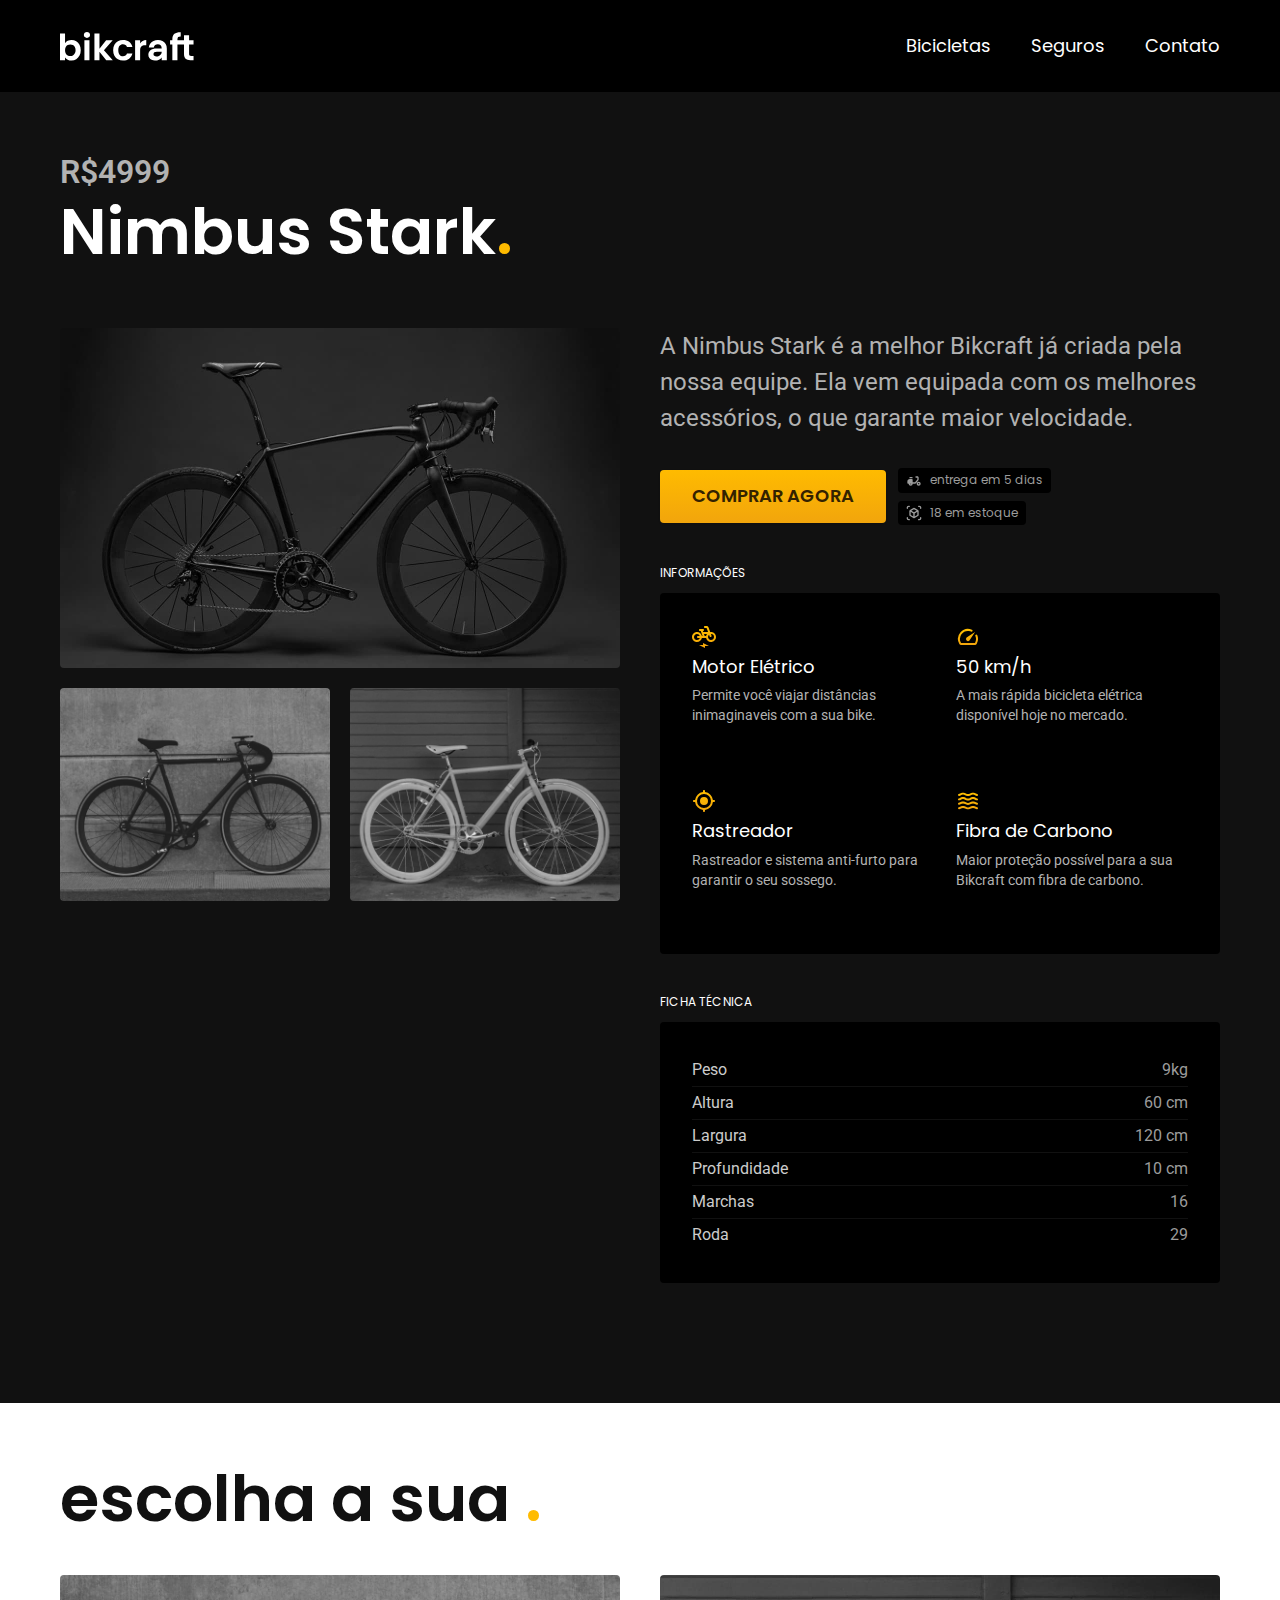
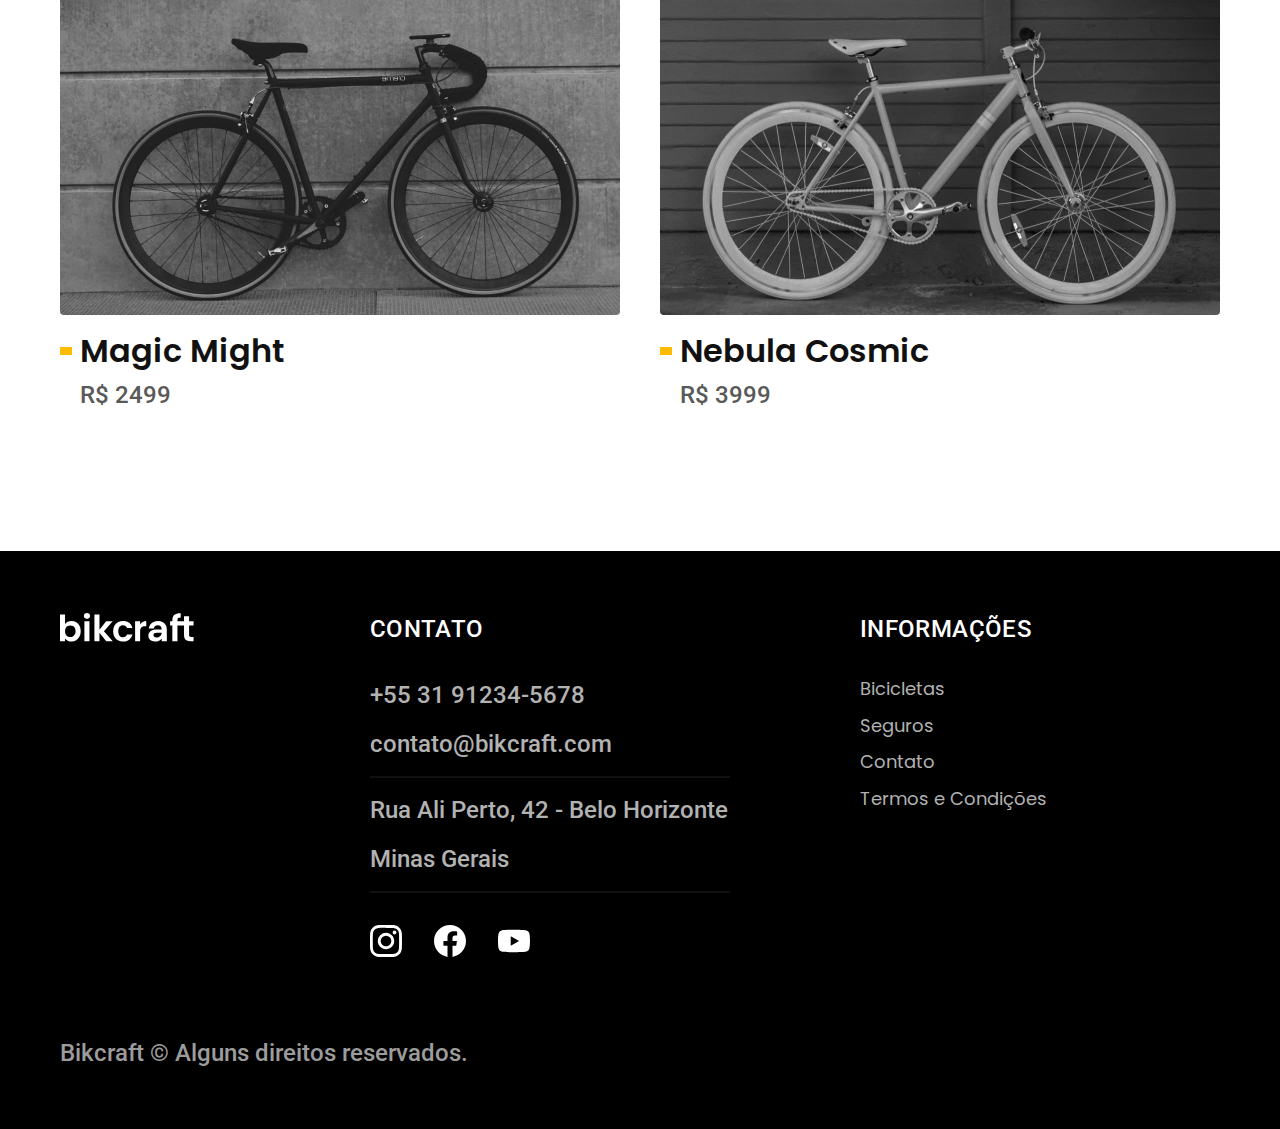
<file: bicicletas/nimbus.html>
<!DOCTYPE html>
<html lang="pt-br">

<head>
  <meta charset="UTF-8">
  <meta http-equiv="X-UA-Compatible" content="IE=edge">
  <meta name="viewport" content="width=device-width, initial-scale=1.0">
  <title>Termos e Condições | Bikcraft</title>
  <meta name="description" content="Termos e condições.">

  <link rel="stylesheet" href="../css/style.css">

  <link rel="preconnect" href="https://fonts.googleapis.com">
  <link rel="preconnect" href="https://fonts.gstatic.com" crossorigin>
  <link href="https://fonts.googleapis.com/css2?family=Merriweather:ital,wght@1,900&family=Poppins:wght@400;600&family=Roboto:wght@400;500&display=swap" rel="stylesheet">

</head>

<body id="bicicleta">
  <header class="header-bg">
    <div class="header container">
      <a href="../">
        <img src="../svg-patrocinio/bikcraft.svg" alt="bikcraft">
      </a>

      <nav aria-label="primaria">
        <ul class="header-menu font-1-m cor-0">
          <li><a href="../bicicletas.html">Bicicletas</a></li>
          <li><a href="../seguros.html">Seguros</a></li>
          <li><a href="../contato.html">Contato</a></li>
        </ul>
      </nav>
    </div>
  </header>

  <main class="titulo-bg">
    <div>
      <div class="titulo container">
        <p class="font-2-xl cor-5">R$4999</p>
        <h1 class="font-1-xxl cor-0">Nimbus Stark<span class="cor-p1">.</span></h1>
      </div>
    </div>
    <div class="bicicleta container">
      <div class="bicicleta-imagens">
        <img src="../img-bicicletas/nimbus.jpg" alt="">
        <img src="../img-bicicletas/nimbus2.jpg" alt="">
        <img src="../img-bicicletas/nimbus3.jpg" alt="">
      </div>
      <div class="bicicleta-conteudo">
        <p class="font-2-l cor-5">A Nimbus Stark é a melhor Bikcraft já criada pela nossa equipe. Ela vem equipada com os melhores acessórios, o que garante maior velocidade.</p>
        <div class="bicicleta-comprar">
          <a class="botao" href="../orcamento.html">Comprar Agora</a>
          <span class="font-1-xs cor-6"><img src="../svg-icone/entrega.svg" alt=""> entrega em 5 dias</span>
          <span class="font-1-xs cor-6"><img src="../svg-icone/estoque.svg" alt="">18 em estoque</span>

        </div>
        <h2 class="font-1-xs cor-0">Informações</h2>
        <ul class="bicicleta-informacoes">
          <li>
            <img src="../svg-icone-vantagens/eletrica.svg" alt="">
            <h3 class="font-1-m cor-0">Motor Elétrico</h3>
            <p class="font-2-xs cor-5">Permite você viajar distâncias inimaginaveis com a sua bike.</p>
          </li>
          <li>
            <img src="../svg-icone-vantagens/velocidade.svg" alt="">
            <h3 class="font-1-m cor-0">50 km/h</h3>
            <p class="font-2-xs cor-5">A mais rápida bicicleta elétrica disponível hoje no mercado.</p>
          </li>
          <li>
            <img src="../svg-icone-vantagens/rastreador.svg" alt="">
            <h3 class="font-1-m cor-0">Rastreador</h3>
            <p class="font-2-xs cor-5">Rastreador e sistema anti-furto para garantir o seu sossego.</p>
          </li>
          <li>
            <img src="../svg-icone-vantagens/carbono.svg" alt="">
            <h3 class="font-1-m cor-0">Fibra de Carbono</h3>
            <p class="font-2-xs cor-5">Maior proteção possível para a sua Bikcraft com fibra de carbono.</p>
          </li>
        </ul>

        <h2 class="font-1-xs cor-0">Ficha Técnica</h2>
        <ul class="bicicleta-ficha font-2-s cor-4">
          <li>Peso <span>9kg</span></li>
          <li>Altura <span>60 cm</span></li>
          <li>Largura <span>120 cm</span></li>
          <li>Profundidade <span>10 cm</span></li>
          <li>Marchas <span>16</span></li>
          <li>Roda <span>29</span></li>
        </ul>
      </div>
    </div>
  </main>

  <article class="bicicletas-lista container">
    <h2 class=" font-1-xxl">escolha a sua <span class="cor-p1">.</span></h2>

    <ul>
      <li>
        <a href="./magic.html">
          <img src="../img-bicicletas/magic.jpg" alt="Bicicleta preta">
          <h3 class="font-1-xl">Magic Might</h3>
          <span class="font-2-m cor-8">R$ 2499</span>
        </a>
      </li>

      <li>
        <a href="./nebula.html">
          <img src="../img-bicicletas/nebula.jpg" alt="Bicicleta preta">
          <h3 class="font-1-xl">Nebula Cosmic</h3>
          <span class="font-2-m cor-8">R$ 3999</span>
        </a>
      </li>
    </ul>
  </article>

  <footer class="footer-bg">
    <div class="footer container">
      <img src="../svg-patrocinio/bikcraft.svg" alt="Bikcraft">
      <div class="footer-contato">
        <h3 class="font-2-l-b cor-0">Contato </h3>
        <ul class="cor-5 font-2-m">
          <li><a href="tell:+5531912345678">+55 31 91234-5678</a></li>
          <li><a href="mailto:contato@bikcraft.com">contato@bikcraft.com</a></li>
          <li>Rua Ali Perto, 42 - Belo Horizonte</li>
          <li>Minas Gerais</li>
        </ul>
        <div class="footer-redes">
          <a href="../">
            <img src="../svg-icone-info/instagram.svg" alt="Instagram">
          </a>
          <a href=" ../">
            <img src="../svg-icone-info/facebook.svg" alt="Facebook">
          </a>
          <a href=" ../">
            <img src="../svg-icone-info/youtube.svg" alt="YouTube">
          </a>
        </div>
      </div>
      <div class="footer-informacoes">
        <h3 class="font-2-l-b cor-0">Informações</h3>
        <nav>
          <ul class="font-1-m cor-5">
            <li><a href="../bicicletas.html">Bicicletas</a></li>
            <li><a href="../seguros.html">Seguros</a></li>
            <li><a href="../contato.html">Contato</a></li>
            <li><a href="../termos.html">Termos e Condições</a></li>
          </ul>
        </nav>
      </div>
      <p class="footer-copy font-2-m cor-6">Bikcraft © Alguns direitos reservados.</p>
    </div>
  </footer>

</body>

</html>
</file>
<file: css/style.css>
@import url(./global/global.css);
@import url(./utilidades/tipografia.css);
@import url(./utilidades/cores.css);
@import url(./global/header.css);
@import url(./global/footer.css);
@import url(./utilidades/componentes.css);
@import url(./utilidades/formulario.css);
@import url(./home/introducao.css);
@import url(./home/tecnologia.css);
@import url(./home/parceiros.css);
@import url(./home/depoimento.css);
@import url(./bicicletas/bicicletas-lista.css);
@import url(./bicicletas/bicicletas.css);
@import url(./bicicleta/bicicleta.css);
@import url(./seguros/seguros.css);
@import url(./bicicleta/seguro.css);
@import url(./seguros/vantagens.css);
@import url(./seguros/perguntas.css);
@import url(./contato/contato.css);
@import url(./contato/lojas.css);
@import url(./orcamento/orcamento.css);
@import url(./termos/termos.css);
</file>
